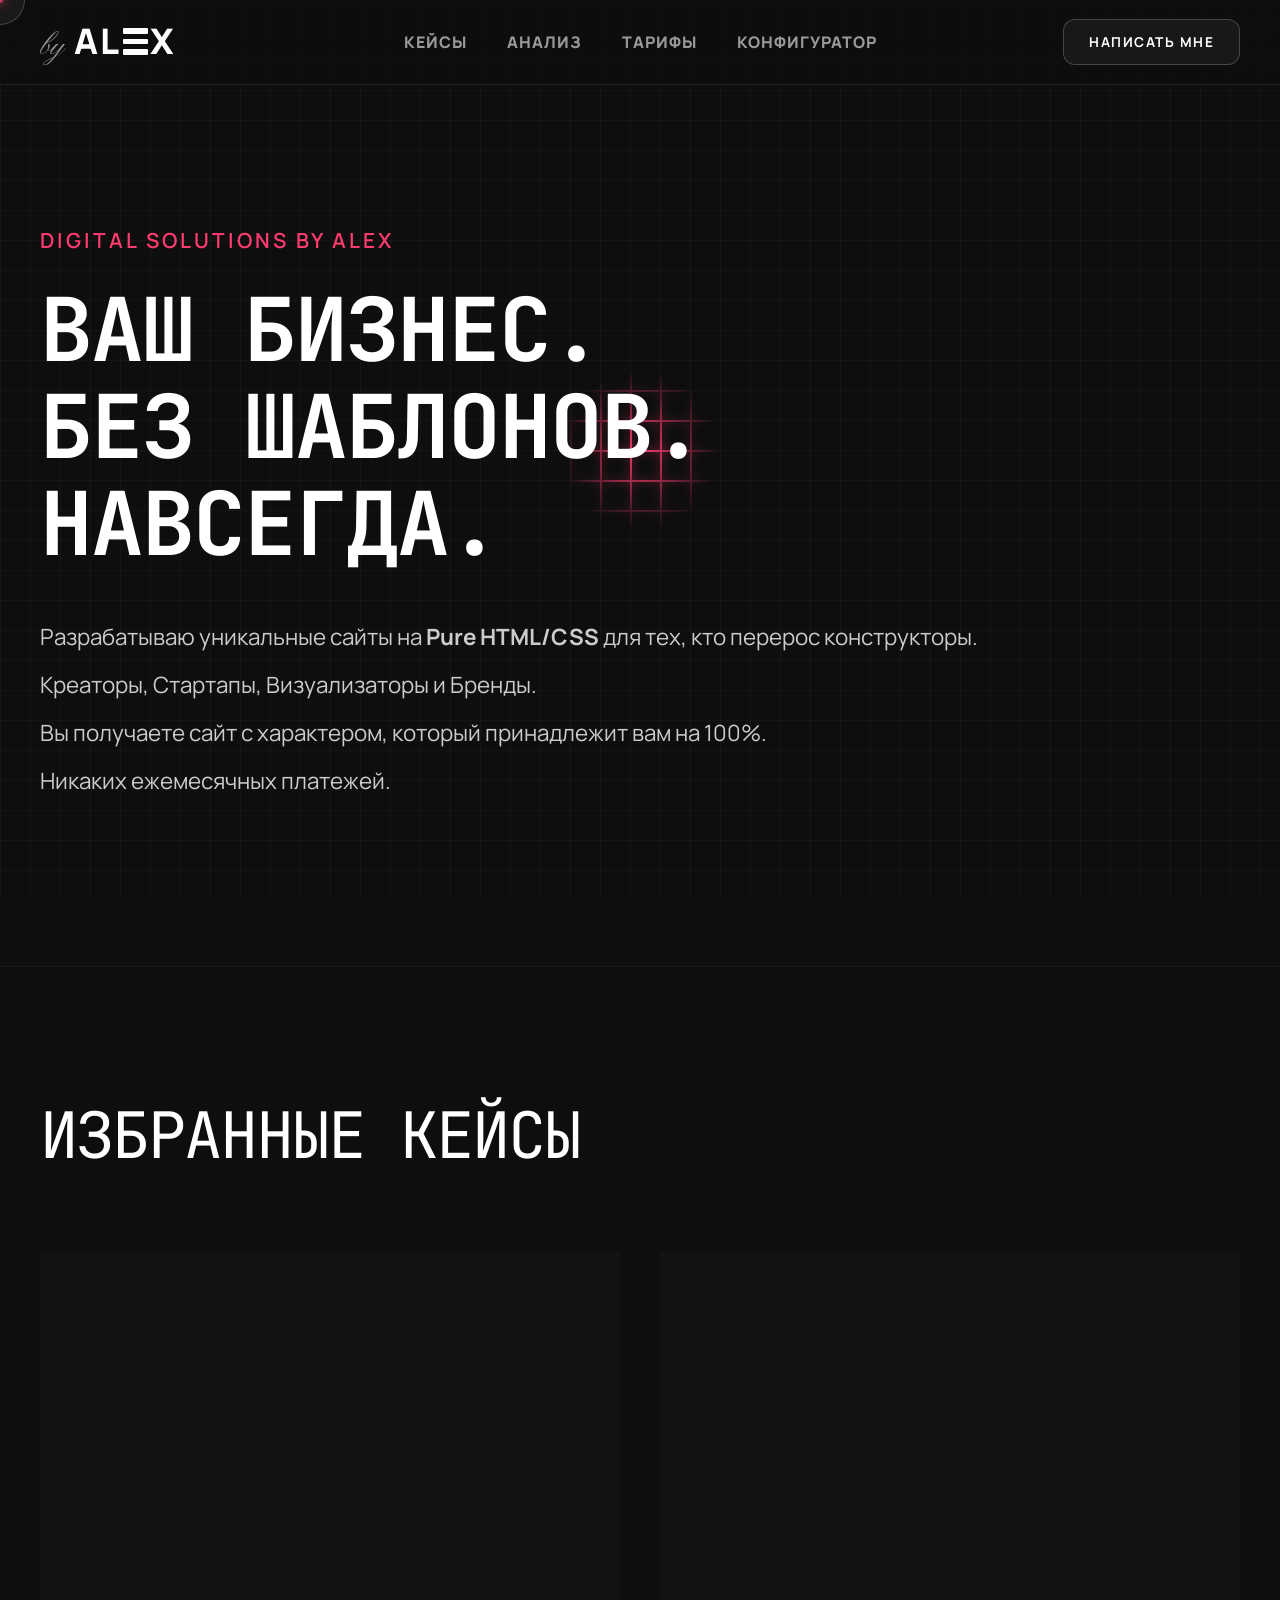
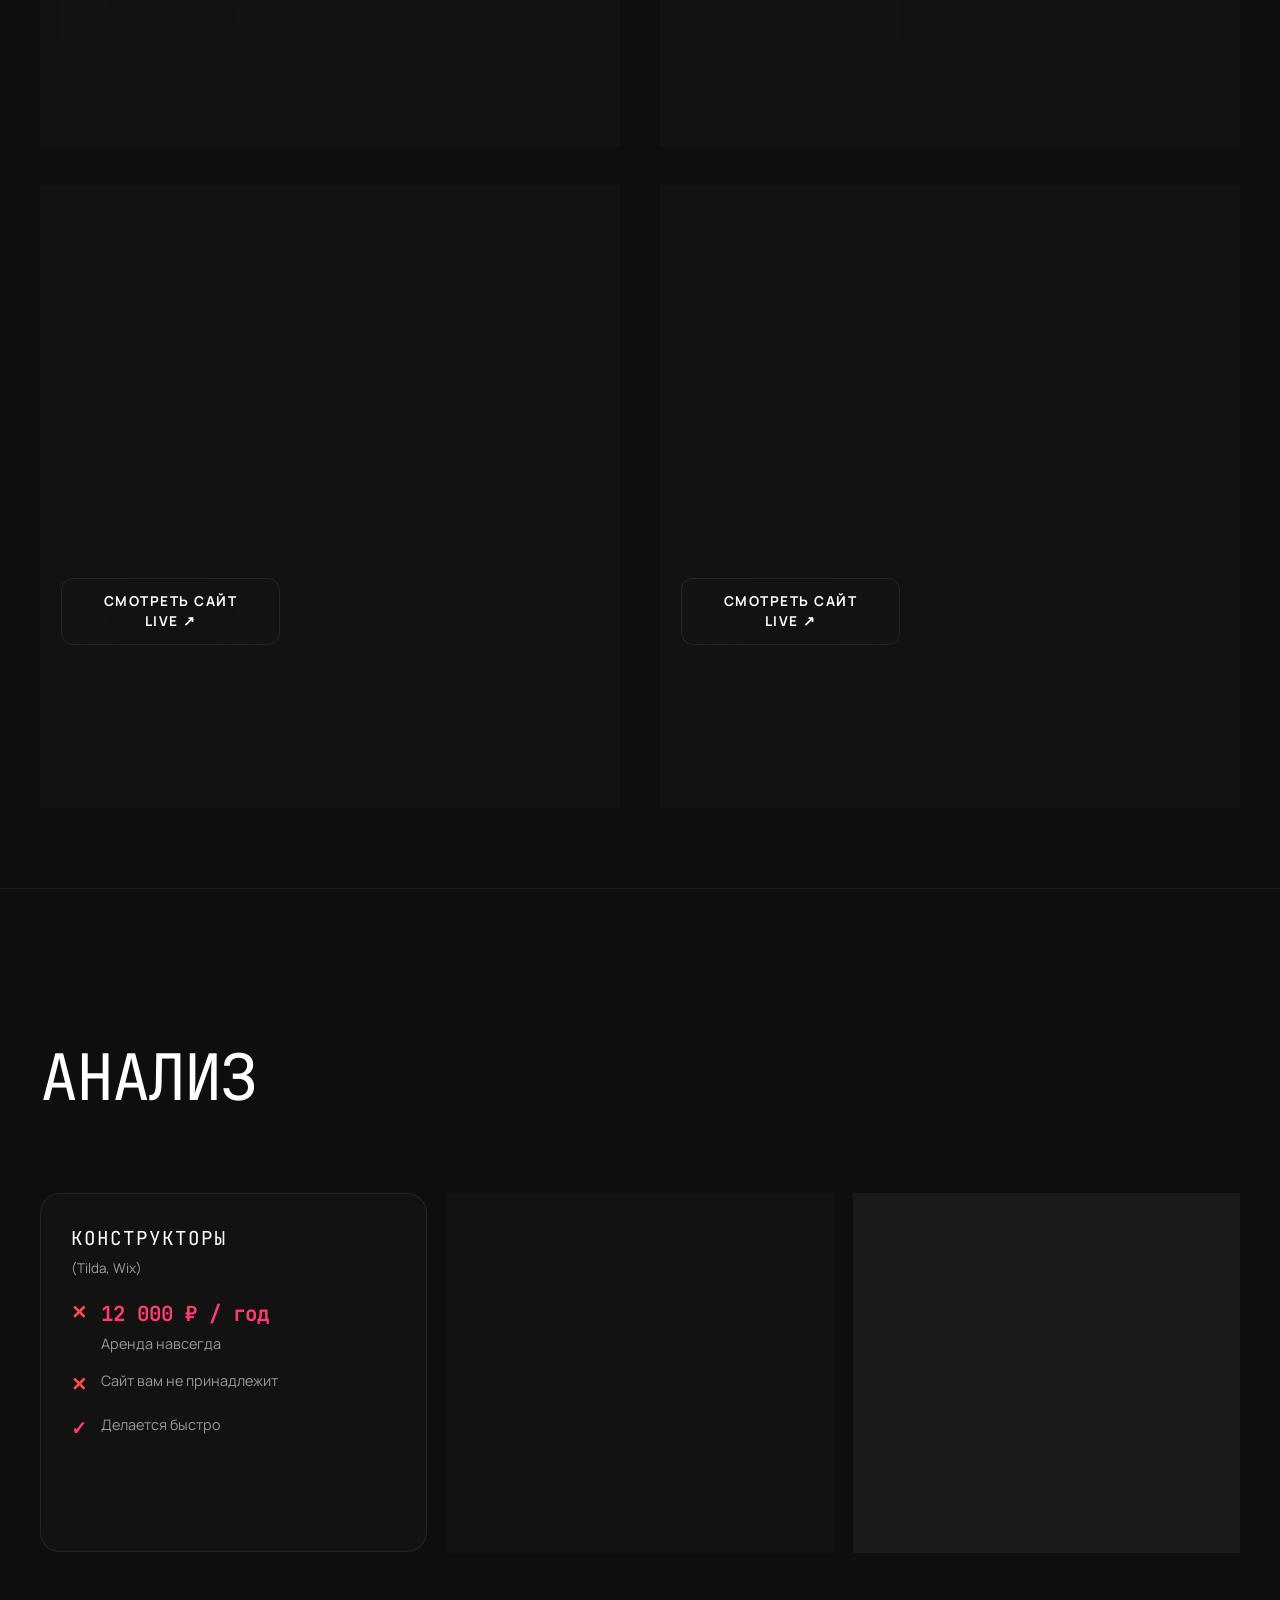
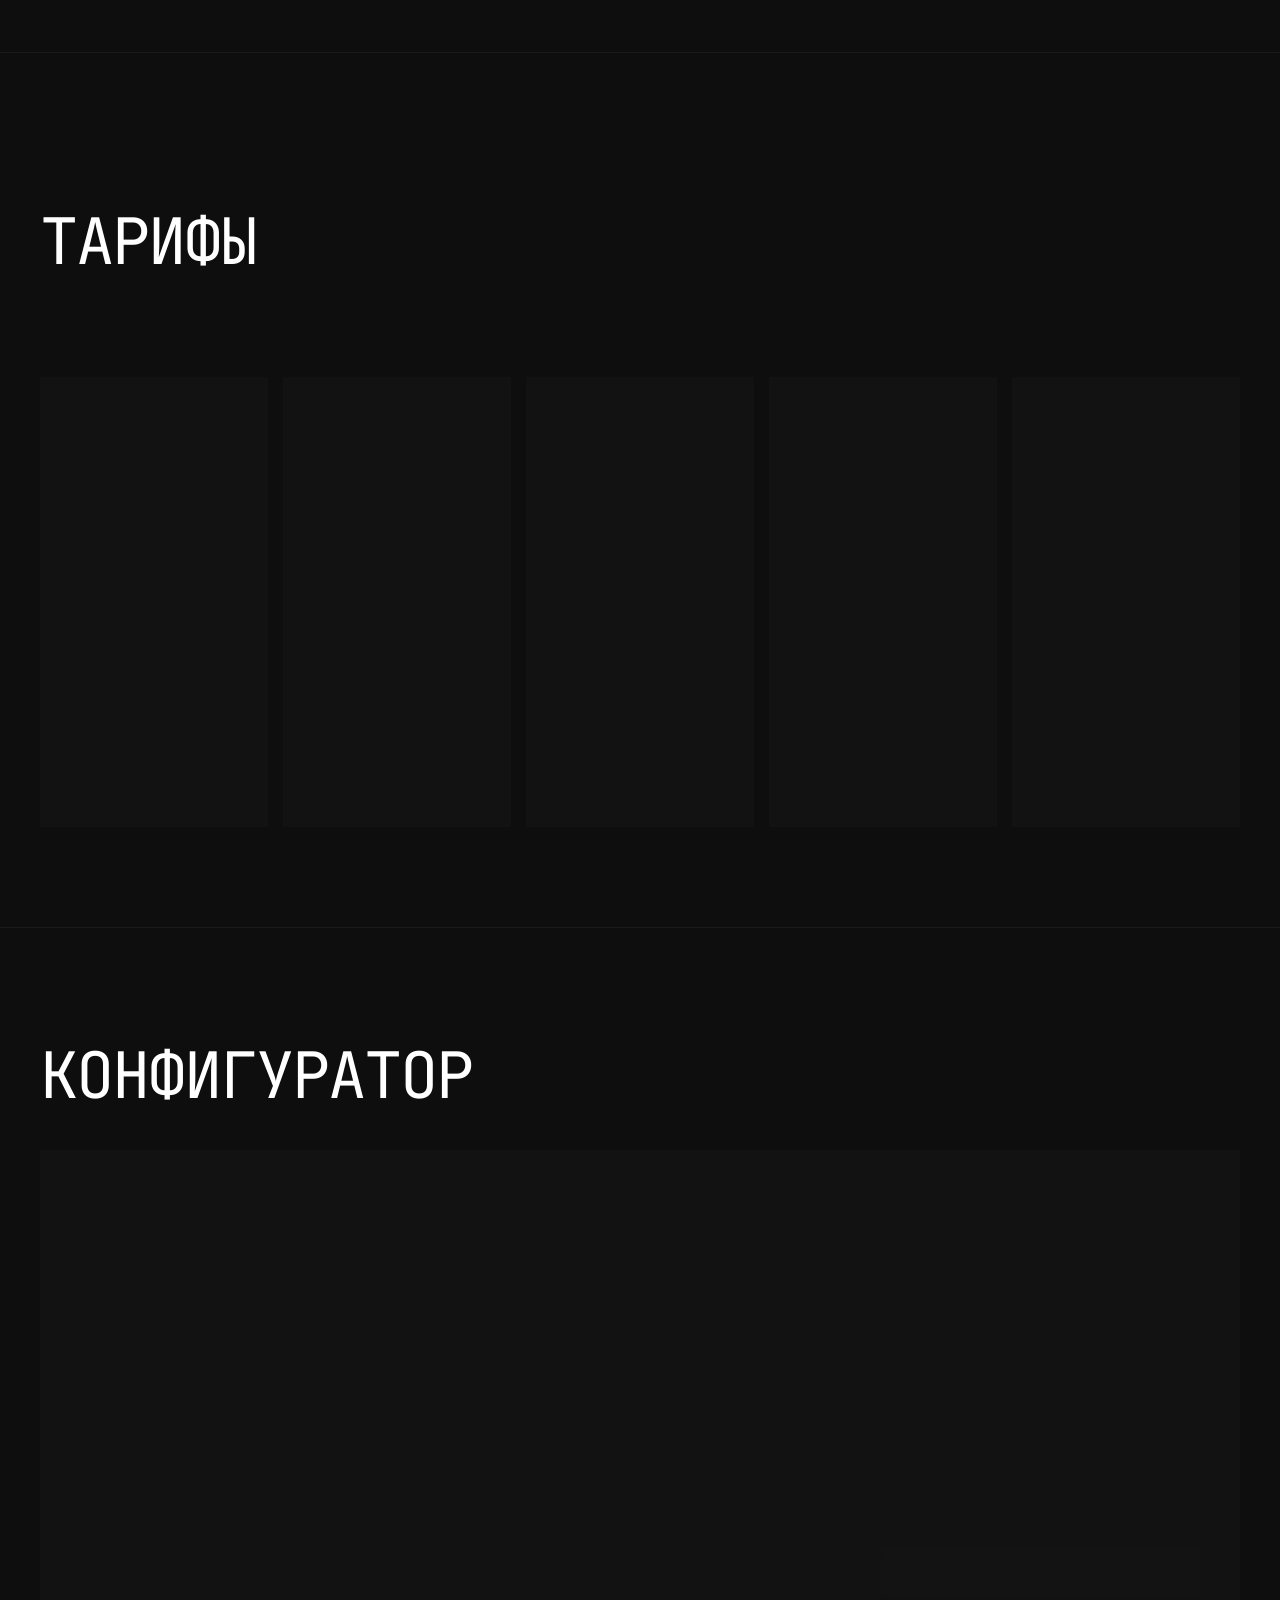
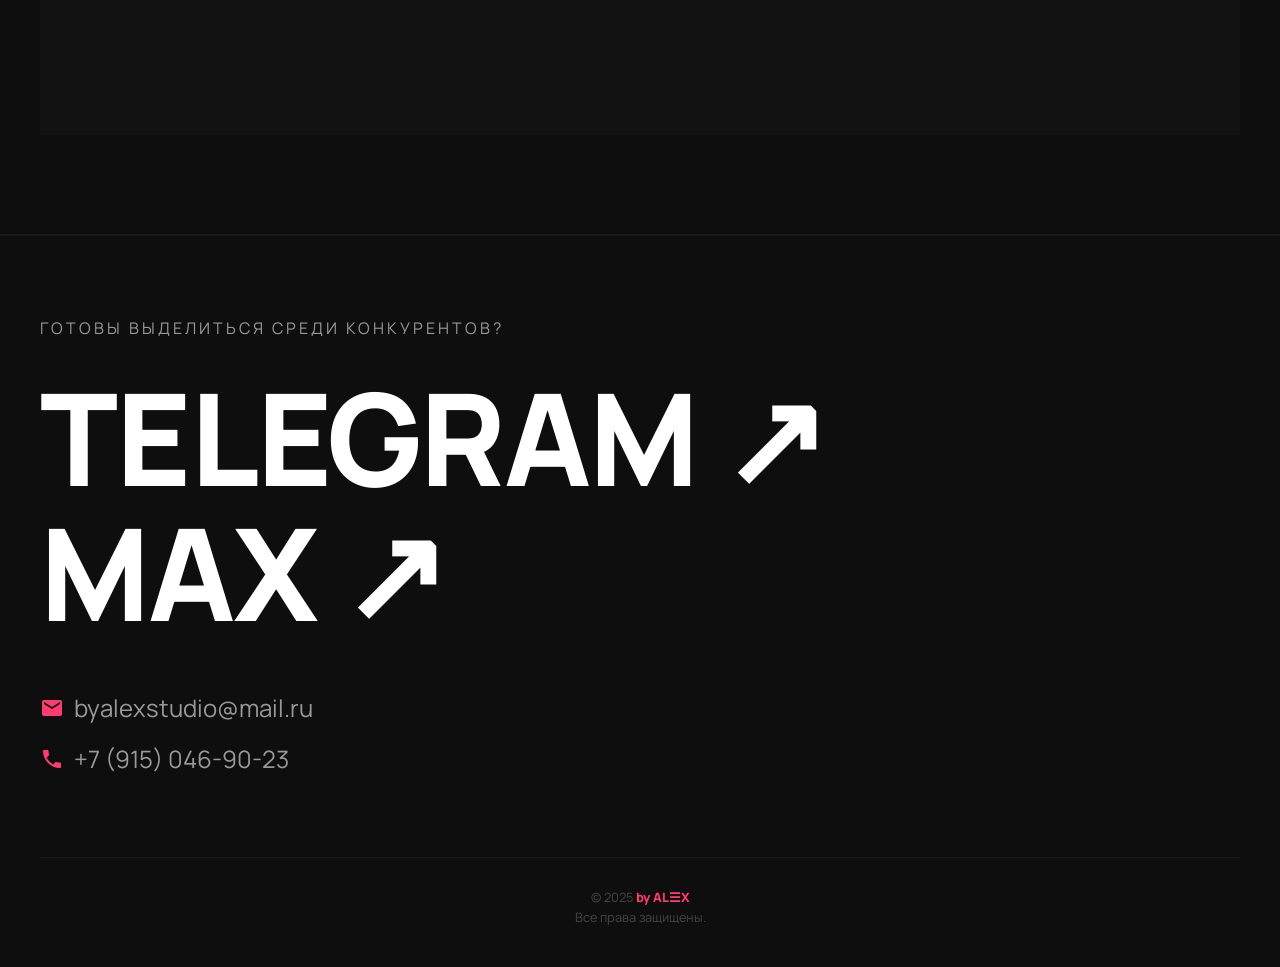
<file: index.html>
<!DOCTYPE html>
<html lang="ru">
<head>
    <meta charset="UTF-8">
    <meta name="viewport" content="width=device-width, initial-scale=1.0">
    <meta http-equiv="X-UA-Compatible" content="ie=edge">

    <title>Разработка сайтов на чистом коде | Digital Solutions by Alex</title>
    <meta name="description" content="Создаю быстрые и стильные сайты на Pure HTML/CSS/JS. Никаких конструкторов и абонентской платы. Индивидуальный дизайн, анимации и высокая скорость загрузки.">
    <meta name="author" content="Alex">
    <meta name="keywords" content="разработка сайтов, html css верстка, сайт на заказ, веб-разработчик, by-alex, сайт визитка, чистый код, frontend, портфолио">

    <meta property="og:type" content="website">
    <meta property="og:url" content="https://by-alex.ru/">
    <meta property="og:title" content="Digital Solutions by Alex — Ваш бизнес. Без шаблонов.">
    <meta property="og:description" content="Превращаю идеи в работающий код. Сайты, сервисы, автоматизация.">
    <meta property="og:image" content="https://by-alex.ru/og-image.jpg">
    <meta property="og:site_name" content="by-alex.ru">

    <meta name="twitter:card" content="summary_large_image">
    <meta name="twitter:url" content="https://by-alex.ru/">
    <meta name="twitter:title" content="Digital Solutions by Alex">
    <meta name="twitter:description" content="Сайты на чистом коде.">
    <meta name="twitter:image" content="https://by-alex.ru/og-image.jpg">

    <link rel="icon" type="image/svg+xml" href="favicon.svg">
    <link rel="icon" type="image/png" href="favicon-96x96.png" sizes="96x96">
    <link rel="shortcut icon" href="favicon.ico">
    <link rel="apple-touch-icon" sizes="180x180" href="apple-touch-icon.png">
    <meta name="apple-mobile-web-app-title" content="by-alex">
    <link rel="manifest" href="site.webmanifest">

    <link rel="preconnect" href="https://fonts.googleapis.com">
    <link rel="preconnect" href="https://fonts.gstatic.com" crossorigin>
    <link href="https://fonts.googleapis.com/css2?family=Manrope:wght@300;400;500;700;800&family=Pinyon+Script&family=JetBrains+Mono:wght@400;700;800&display=swap" rel="stylesheet">

    <style>
        /* --- 1. ГЛОБАЛЬНЫЕ НАСТРОЙКИ --- */
        :root {
            --bg-main: #0e0e0e; 
            --text-main: #ededed;
            --text-muted: #999;
            --accent: #ff3b6f; 
            --radius-card: 20px; 
            --radius-btn: 12px;
            --grid-size: 30px; 
        }

        *, *::before, *::after { box-sizing: border-box; }

        html { scroll-behavior: smooth; cursor: none; }
        
        @media (pointer: coarse) { 
            html { cursor: auto; } 
            .cursor-dot, .cursor-outline { display: none !important; }
        }

        body {
            margin: 0; padding: 0;
            background-color: var(--bg-main);
            color: var(--text-main);
            font-family: 'Manrope', sans-serif;
            overflow-x: hidden;
            position: relative;
            line-height: 1.5;
            -webkit-font-smoothing: antialiased;
        }
        
        body.loading { overflow: hidden; height: 100vh; }

        a { text-decoration: none; color: inherit; transition: 0.3s; cursor: none; outline: none; -webkit-tap-highlight-color: transparent; }
        button { cursor: none; -webkit-tap-highlight-color: transparent;}

        /* --- 2. PRELOADER --- */
        #preloader {
            position: fixed; top: 0; left: 0; width: 100%; height: 100%;
            background-color: #000;
            z-index: 99999;
            display: flex; align-items: center; justify-content: center;
            font-family: 'JetBrains Mono', monospace;
            color: var(--accent);
            padding: 20px;
            transition: opacity 0.5s ease, visibility 0.5s ease;
        }
        #preloader.loaded { opacity: 0; visibility: hidden; }
        
        .terminal-container { width: 100%; max-width: 900px; text-align: left; }
        .terminal-line { 
            display: block; margin-bottom: 5px; opacity: 0; 
            animation: fadeInLine 0.05s forwards; 
            color: #fff; font-size: clamp(1rem, 4vw, 2rem);
            font-weight: 700; letter-spacing: -1px;
            word-wrap: break-word;
        }
        .terminal-line.accent { color: var(--accent); }
        @keyframes fadeInLine { to { opacity: 1; } }

        /* --- 3. СЕТКА И ФОН --- */
        .grid-container {
            position: fixed; top: 0; left: 0; width: 100%; height: 100%;
            z-index: -10; pointer-events: none;
        }

        .grid-base {
            position: absolute; top: 0; left: 0; width: 100%; height: 100%;
            background-image: 
                linear-gradient(rgba(255, 255, 255, 0.03) 1px, transparent 1px),
                linear-gradient(90deg, rgba(255, 255, 255, 0.03) 1px, transparent 1px);
            background-size: var(--grid-size) var(--grid-size);
        }

        .grid-glow {
            position: absolute; top: 0; left: 0; width: 100%; height: 100%;
            background-image: 
                linear-gradient(rgba(255, 59, 111, 1) 2px, transparent 2px),
                linear-gradient(90deg, rgba(255, 59, 111, 1) 2px, transparent 2px);
            background-size: var(--grid-size) var(--grid-size);
            mask-image: radial-gradient(circle 80px at var(--mouse-x, 50%) var(--mouse-y, 50%), black 0%, transparent 100%);
            -webkit-mask-image: radial-gradient(circle 80px at var(--mouse-x, 50%) var(--mouse-y, 50%), black 0%, transparent 100%);
            filter: drop-shadow(0 0 5px rgba(255, 59, 111, 0.8));
            opacity: 1;
        }

        /* --- 4. КУРСОР --- */
        .cursor-dot, .cursor-outline {
            position: fixed; top: 0; left: 0;
            transform: translate(-50%, -50%);
            border-radius: 50%; z-index: 9999;
            pointer-events: none;
        }
        .cursor-dot { width: 6px; height: 6px; background-color: var(--accent); box-shadow: 0 0 10px var(--accent); }
        .cursor-outline {
            width: 50px; height: 50px;
            background-color: rgba(255, 255, 255, 0.05); 
            backdrop-filter: blur(5px); -webkit-backdrop-filter: blur(5px);
            border: 1px solid rgba(255, 255, 255, 0.2); 
            transition: width 0.2s, height 0.2s, background-color 0.2s;
        }
        body.hovering .cursor-outline {
            width: 80px; height: 80px;
            background-color: rgba(255, 59, 111, 0.1);
            border-color: var(--accent);
            backdrop-filter: blur(8px);
        }

        /* --- 5. ХЕДЕР --- */
        header {
            padding: 15px 40px; 
            display: flex; justify-content: space-between; align-items: center;
            border-bottom: 1px solid rgba(255,255,255,0.1);
            position: sticky; top: 0; 
            background-color: rgba(14, 14, 14, 0.6); 
            backdrop-filter: blur(20px); -webkit-backdrop-filter: blur(20px);
            z-index: 100;
        }

        .brand-logo { display: flex; align-items: baseline; gap: 10px; transition: transform 0.3s ease; text-decoration: none;}
        .brand-logo:hover { transform: scale(1.05); }
        .brand-logo:hover .brand-name { color: var(--accent); }
        .brand-by { font-family: 'Pinyon Script', cursive; font-size: 1.8rem; color: var(--text-muted); text-transform: lowercase; }
        .brand-name { font-weight: 800; font-size: 2.2rem; letter-spacing: 2px; color: white; display: flex; align-items: center; }
        .burger-in-text { display: inline-flex; flex-direction: column; justify-content: space-between; width: 0.7em; height: 0.75em; margin: 0 2px; }
        .burger-line { width: 100%; height: 22%; background-color: white; border-radius: 1px; }

        .nav-menu { 
            display: flex; gap: 40px; 
            position: absolute; left: 50%; transform: translateX(-50%); 
        }
        .nav-link {
            font-size: 1rem; text-transform: uppercase; letter-spacing: 1px; 
            color: var(--text-muted); font-weight: 800; position: relative;
        }
        .nav-link:hover { color: white; }
        .nav-link::after {
            content: ''; position: absolute; width: 0; height: 2px; bottom: -5px; left: 0;
            background-color: var(--accent); transition: width 0.3s;
        }
        .nav-link:hover::after { width: 100%; }

        /* --- ПЛАШКИ --- */
        .glass-panel {
            position: relative;
            z-index: 10;
            background-color: rgba(20, 20, 20, 0.7); 
            backdrop-filter: blur(60px); -webkit-backdrop-filter: blur(60px);
            border: 1px solid rgba(255, 255, 255, 0.08);
            transform-style: preserve-3d;
            transform: perspective(1000px);
            transition: all 0.4s cubic-bezier(0.25, 0.8, 0.25, 1);
            overflow: hidden; 
        }

        .glass-panel::before {
            content: ""; position: absolute; top: 0; left: 0; right: 0; bottom: 0;
            border-radius: inherit; padding: 1px; width: 100%; height: 100%;
            background: radial-gradient(300px circle at var(--card-x, 50%) var(--card-y, 50%), rgba(255, 59, 111, 0.6), transparent 40%);
            -webkit-mask: linear-gradient(#fff 0 0) content-box, linear-gradient(#fff 0 0);
            -webkit-mask-composite: xor; mask-composite: exclude;
            z-index: 2; opacity: 0; transition: opacity 0.3s; pointer-events: none;
        }
        .glass-panel:hover::before, .glass-panel.mobile-hover::before { opacity: 1; }

        .glass-panel::after {
            content: ""; position: absolute; inset: 0; z-index: -2; 
            background: radial-gradient(circle at center, rgba(255, 59, 111, 0.4) 0%, transparent 70%);
            opacity: 0; border-radius: inherit; transition: all 0.4s ease; transform: scale(0.8);
        }
        .glass-panel:hover, .glass-panel.mobile-hover {
            transform: translateY(-8px) scale(1.01);
            box-shadow: 0 30px 60px rgba(0,0,0,0.7);
            border-color: rgba(255, 59, 111, 0.3);
        }
        .glass-panel:hover::after, .glass-panel.mobile-hover::after { opacity: 1; transform: scale(1.1) translateY(10px); }

        /* --- ГЛИТЧ --- */
        .glitch-effect {
            position: relative;
            text-shadow: 4px 0 rgba(255, 0, 80, 0.8), -4px 0 rgba(0, 255, 255, 0.8);
            animation: glitch-anim-max 0.2s infinite linear alternate-reverse;
        }
        .glitch-effect, .glitch-effect * { color: var(--accent) !important; }

        @keyframes glitch-anim-max {
            0% { transform: translate(0) skew(0deg); opacity: 1; }
            20% { transform: translate(-5px, 3px) skew(3deg); opacity: 0.9; }
            40% { transform: translate(5px, -3px) skew(-3deg); opacity: 0.8; filter: hue-rotate(90deg); }
            60% { transform: translate(-7px, 2px) skew(1deg); opacity: 1; }
            80% { transform: translate(3px, 5px) skew(-2deg); opacity: 0.9; filter: hue-rotate(-90deg);}
            100% { transform: translate(0) skew(0deg); opacity: 1; }
        }

        /* --- КНОПКИ --- */
        .cta-btn, .case-btn-full {
            display: inline-block; text-align: center; white-space: normal; 
            word-wrap: break-word; overflow-wrap: break-word;
            width: fit-content; max-width: 100%;
            padding: 12px 25px; font-size: 0.85rem; text-transform: uppercase; font-weight: 700; letter-spacing: 1.5px;
            color: #fff; border-radius: var(--radius-btn);
            transition: all 0.3s cubic-bezier(0.25, 0.8, 0.25, 1);
        }
        .case-btn-full { width: 100%; margin-top: 20px; }
        
        .cta-btn:hover, .case-btn-full:hover, .cta-btn.mobile-hover, .case-btn-full.mobile-hover { 
            background-color: rgba(255, 59, 111, 0.2); color: white; transform: translateY(-3px);
        }
        .cta-btn:active, .case-btn-full:active {
            transform: translateY(2px) !important; background-color: rgba(255, 59, 111, 0.3); box-shadow: 0 2px 10px rgba(0,0,0,0.5); transition: all 0.1s;
        }
        header .cta-btn { background-color: rgba(255,255,255,0.05); border-color: rgba(255,255,255,0.2); }

        /* --- ТИПОГРАФИКА --- */
        h1 { 
            font-size: clamp(2.5rem, 8vw, 5.5rem); line-height: 1.1; margin: 0 0 30px 0; color: white; text-transform: uppercase;
            font-family: 'JetBrains Mono', monospace; letter-spacing: -2px; display: inline-block; cursor: none; 
        }
        h2 { 
            font-family: 'JetBrains Mono', monospace; font-size: clamp(2rem, 6vw, 4rem); 
            line-height: 1.1; letter-spacing: -2px; margin-bottom: 40px; color: white; text-transform: uppercase; font-weight: 400;
            display: inline-block; cursor: none; transition: transform 0.4s ease-out;
        }
        h2:hover { transform: scale(1.02); color: var(--accent); }
        p { font-size: 1rem; line-height: 1.7; color: var(--text-muted); }

        .fade-in-section { opacity: 0; transform: translateY(20px); transition: opacity 0.8s ease-out, transform 0.8s ease-out; will-change: opacity, transform; }
        .fade-in-section.is-visible { opacity: 1; transform: none; }

        /* --- СЕКЦИИ --- */
        section { padding: 100px 40px; border-bottom: 1px solid rgba(255,255,255,0.05); z-index: 5; position: relative;}
        .hero { padding-top: 140px; padding-bottom: 140px; background: transparent; position: relative; display: flex; flex-direction: column; }
        
        .hero-subtitle { display: block; width: 100%; color: var(--accent); font-size: 1.3rem; text-transform: uppercase; letter-spacing: 3px; margin-bottom: 25px; font-weight: 600; }
        .hero-text-block span { display: block; font-size: 1.4rem; margin-bottom: 10px; color: #ccc; }

        /* Фоновая картинка */
        .global-phantom-img {
            position: fixed; top: 50%; left: 50%; transform: translate(-50%, -50%);
            width: 80vw; height: 80vh; object-fit: contain; opacity: 0; pointer-events: none; z-index: -2;
            mix-blend-mode: screen; filter: grayscale(100%) sepia(100%) hue-rotate(290deg) saturate(300%) drop-shadow(0 0 15px var(--accent));
        }
        @keyframes phantom-zoom-vanish {
            0% { opacity: 0.8; transform: translate(-50%, -50%) scale(0.9); filter: grayscale(100%) sepia(100%) hue-rotate(290deg) saturate(500%) brightness(1.5) drop-shadow(0 0 50px var(--accent)); }
            100% { opacity: 0; transform: translate(-50%, -50%) scale(3); filter: grayscale(100%) sepia(100%) hue-rotate(290deg) saturate(300%) drop-shadow(0 0 15px var(--accent)); }
        }
        .global-phantom-img.active { animation: phantom-zoom-vanish 0.4s cubic-bezier(0.165, 0.84, 0.44, 1) forwards; }

        /* --- КЕЙСЫ --- */
        .cases { padding: 80px 40px; }
        .cases-grid-container { display: grid; grid-template-columns: 1fr 1fr; gap: 40px; margin-top: 40px; }
        .case-card { display: grid; grid-template-columns: 45% 55%; border-radius: var(--radius-card); }
        .case-left-col { border-right: 1px solid rgba(255,255,255,0.05); display: flex; flex-direction: column; background: rgba(0,0,0,0.3); }
        .case-visual-wrapper { padding: 20px; display: flex; justify-content: center; align-items: center; border-bottom: 1px solid rgba(255,255,255,0.05); }
        .browser-window { width: 100%; background: #000; border: 1px solid rgba(255,255,255,0.15); border-radius: 8px; box-shadow: 0 10px 30px rgba(0,0,0,0.5); overflow: hidden; }
        .browser-header { height: 18px; background: #222; border-bottom: 1px solid rgba(255,255,255,0.1); display: flex; align-items: center; padding-left: 8px; gap: 5px; }
        .browser-dot { width: 4px; height: 4px; border-radius: 50%; background: #444; }
        .dot-red { background: #ff5f56; } .dot-yellow { background: #ffbd2e; } .dot-green { background: #27c93f; }
        .case-image { width: 100%; aspect-ratio: 16/8; background-size: cover; background-position: top center; display: block; }
        .case-meta { padding: 20px; display: flex; flex-direction: column; justify-content: center; flex-grow: 1; }
        .tech-specs { display: grid; grid-template-columns: 1fr 1fr; gap: 15px; }
        .spec-item { display: flex; flex-direction: column; gap: 2px; }
        .spec-label { font-size: 0.55rem; color: #aaa; text-transform: uppercase; letter-spacing: 1px; margin-bottom: 3px; }
        .scramble-num { font-size: 0.9rem; color: white; font-weight: 600; font-family: 'JetBrains Mono', monospace; } 
        .case-right-col { padding: 25px; display: flex; flex-direction: column; }
        .case-tag { font-size: 0.65rem; text-transform: uppercase; letter-spacing: 2px; color: var(--accent); margin-bottom: 5px; font-weight: 600; opacity: 0.8;}
        .case-title { font-size: 1.8rem; margin-bottom: 15px; color: white; line-height: 1.1; font-family: 'JetBrains Mono', monospace;}
        .story-block { margin-bottom: 15px; }
        .story-label { font-size: 0.7rem; color: white; font-weight: 700; text-transform: uppercase; margin-bottom: 5px; border-left: 2px solid var(--accent); padding-left: 8px; }
        .story-text { font-size: 0.9rem; color: #ccc; line-height: 1.4; }
        .story-list { margin: 5px 0 0 0; padding: 0; }
        .story-list li { font-size: 0.9rem; color: #ccc; padding-left: 12px; margin-bottom: 3px; position: relative; list-style: none;}
        .story-list li::before { content: "•"; position: absolute; left: 0; color: var(--accent); top: 0px;}
        
        .comparison-grid { display: grid; grid-template-columns: repeat(3, 1fr); gap: 20px; margin-top: 40px; border: none; }
        .comp-item { padding: 30px; display: flex; flex-direction: column; border-radius: var(--radius-card); }
        .comp-item.winner { border-color: rgba(255, 59, 111, 0.5); background-color: rgba(30, 30, 30, 0.8); }
        .comp-title { font-size: 1.2rem; margin-bottom: 20px; color: white; text-transform: uppercase; letter-spacing: 1px; min-height: 40px; font-family: 'JetBrains Mono';}
        .comp-title span { font-size: 0.7em; opacity: 0.6; display: block; margin-top: 5px; text-transform: none; letter-spacing: 0; font-family: 'Manrope';}
        .comp-logo-wrapper { display: flex; align-items: baseline; gap: 10px; margin-bottom: 5px; }
        .comp-logo-wrapper .brand-by { font-family: 'Pinyon Script', cursive; font-size: 1.5rem; color: var(--text-muted); text-transform: lowercase; }
        .comp-logo-wrapper .brand-name { font-weight: 800; font-size: 1.8rem; letter-spacing: 2px; color: white; display: flex; align-items: center; }
        .comp-list { padding: 0; margin: 0; list-style: none;}
        .comp-list li { margin-bottom: 15px; font-size: 0.9rem; color: var(--text-muted); gap: 10px; display: flex; align-items: flex-start;}
        .price-highlight { display: block; font-size: 1.3rem; color: var(--accent); font-weight: 700; margin-bottom: 4px; font-family: 'JetBrains Mono';}
        .good { color: var(--accent); font-weight: bold; min-width: 20px; font-size: 1.2rem;}
        .bad { color: #ff4d4d; font-weight: bold; min-width: 20px; font-size: 1.2rem;}
        .neutral { color: #aaa; font-weight: bold; min-width: 20px; font-size: 1.2rem;}

        .pricing-grid { display: grid; grid-template-columns: repeat(5, 1fr); gap: 15px; margin-top: 60px; border: none; }
        .price-card { padding: 30px 20px; border-radius: var(--radius-card); display: flex; flex-direction: column; min-height: 450px; justify-content: space-between; }
        .price-amount { font-size: 2.5rem; color: var(--accent); font-weight: 700; margin: 10px 0 20px 0; font-family: 'JetBrains Mono'; white-space: nowrap; }
        .price-name { font-size: 1rem; color: #fff; text-transform: uppercase; letter-spacing: 1px; font-weight: 800; min-height: 30px;}
        .price-list { padding: 0; margin: 0; list-style: none; }
        .price-list li { font-size: 0.85rem; color: #ccc; margin-bottom: 10px; position: relative; padding-left: 15px; line-height: 1.3; }
        .price-list li::before { content: "›"; position: absolute; left: 0; color: var(--accent); font-weight: bold; top: -1px; }

        /* --- КАЛЬКУЛЯТОР --- */
        #calculator { padding-top: 60px; padding-bottom: 100px; }
        .calc-wrapper {
            background-color: rgba(20, 20, 20, 0.7); 
            backdrop-filter: blur(60px); -webkit-backdrop-filter: blur(60px);
            border: 1px solid rgba(255, 255, 255, 0.08);
            border-radius: var(--radius-card);
            padding: 40px;
            display: grid; grid-template-columns: 2fr 1fr; gap: 40px;
        }
        .calc-left h3 { font-size: 1.5rem; margin-top: 0; margin-bottom: 25px; color: white; font-family: 'JetBrains Mono'; text-transform: uppercase; }
        .calc-group { margin-bottom: 30px; }
        .calc-label { display: block; font-size: 0.9rem; color: var(--text-muted); margin-bottom: 15px; text-transform: uppercase; letter-spacing: 1px; font-weight: 700; }
        
        .calc-options-grid { display: grid; grid-template-columns: repeat(auto-fit, minmax(140px, 1fr)); gap: 15px; }
        
        /* КНОПКИ КАЛЬКУЛЯТОРА */
        .calc-option {
            padding: 20px; border: 1px solid rgba(255,255,255,0.1); border-radius: 12px;
            cursor: pointer; 
            transition: all 0.3s cubic-bezier(0.25, 0.8, 0.25, 1); 
            background: rgba(255,255,255,0.02);
            text-align: center; font-weight: 600; color: #ccc;
            position: relative; overflow: hidden;
        }
        .calc-option:hover, .calc-option.mobile-hover { 
            background: rgba(255,255,255,0.05); border-color: rgba(255,255,255,0.3); 
            transform: translateY(-3px); box-shadow: 0 5px 15px rgba(0,0,0,0.3);
        }
        .calc-option:active { transform: translateY(2px); box-shadow: 0 2px 5px rgba(0,0,0,0.3); }
        .calc-option::before {
            content: ""; position: absolute; top: 0; left: 0; width: 100%; height: 100%;
            background: radial-gradient(150px circle at var(--card-x, 50%) var(--card-y, 50%), rgba(255, 59, 111, 0.3), transparent 100%);
            opacity: 0; transition: opacity 0.3s; pointer-events: none;
        }
        .calc-option:hover::before, .calc-option.mobile-hover::before { opacity: 1; }
        
        .calc-option.selected { 
            border-color: var(--accent); color: white; 
            background: rgba(255, 59, 111, 0.1);
            box-shadow: 0 0 15px rgba(255, 59, 111, 0.2);
            transform: translateY(0);
        }
        .calc-option.disabled { opacity: 0.4; pointer-events: none; filter: grayscale(100%); }

        .calc-option-name { display: block; font-size: 1rem; margin-bottom: 5px; }
        .calc-option-price { font-size: 0.8rem; opacity: 0.7; font-family: 'JetBrains Mono'; }

        .calc-right {
            display: flex; flex-direction: column; justify-content: center; align-items: center;
            border-left: 1px solid rgba(255,255,255,0.1); padding-left: 40px;
        }
        .total-label { font-size: 1rem; color: #777; text-transform: uppercase; letter-spacing: 2px; margin-bottom: 10px; }
        .total-price { 
            font-size: 3.5rem; color: var(--accent); font-weight: 800; 
            font-family: 'JetBrains Mono'; text-shadow: 0 0 20px rgba(255, 59, 111, 0.4);
            margin-bottom: 20px;
        }

        /* STYLES FOR INPUT FIELDS */
        .calc-input {
            width: 100%;
            padding: 12px 15px;
            margin-bottom: 10px;
            background: rgba(255, 255, 255, 0.05);
            border: 1px solid rgba(255, 255, 255, 0.1);
            border-radius: 8px;
            color: white;
            font-family: 'Manrope', sans-serif;
            font-size: 0.9rem;
            outline: none;
            transition: 0.3s;
        }
        .calc-input::placeholder {
            color: rgba(255, 255, 255, 0.4);
        }
        .calc-input:focus {
            border-color: var(--accent);
            background: rgba(255, 255, 255, 0.1);
            box-shadow: 0 0 10px rgba(255, 59, 111, 0.2);
        }
        
        footer { padding: 80px 40px 40px 40px; border-top: 1px solid rgba(255,255,255,0.05); background: transparent; }
        .footer-cta { font-size: 1rem; color: var(--text-muted); text-transform: uppercase; letter-spacing: 3px; margin-bottom: 40px; }
        .footer-links-primary { display: flex; flex-direction: column; gap: 20px; margin-bottom: 60px; }
        .big-contact { font-size: clamp(3rem, 10vw, 8rem); font-weight: 800; color: white; text-transform: uppercase; letter-spacing: -2px; transition: 0.3s; width: fit-content; line-height: 0.9; }
        .big-contact:hover { opacity: 1; transform: translateX(20px); color: var(--accent); text-shadow: 0 0 30px rgba(255, 59, 111, 0.4); }
        .footer-links-secondary { display: flex; flex-direction: column; gap: 15px; }
        .medium-contact { font-size: 1.5rem; color: var(--text-muted); font-weight: 400; text-decoration: none; transition: 0.3s; display: flex; align-items: center; gap: 10px; }
        .medium-contact:hover { color: white; padding-left: 10px; }
        .contact-icon-svg { width: 24px; height: 24px; fill: var(--accent); flex-shrink: 0; }
        
        /* Исправленный футер: Центрирование */
        .footer-bottom { 
            margin-top: 80px; 
            font-size: 0.8rem; 
            color: #444; 
            display: flex; 
            justify-content: center; /* Центр по горизонтали */
            align-items: center;
            flex-direction: column; 
            text-align: center; /* Центр текста */
            gap: 20px; 
            border-top: 1px solid rgba(255,255,255,0.05); 
            padding-top: 30px; 
        }
        
        .copyright-link {
            text-decoration: none;
            color: inherit;
            transition: 0.3s;
        }
        
        .copyright-link:hover {
            color: white;
        }

        .highlight-brand {
            color: var(--accent);
            font-weight: 800;
        }

        @media (max-width: 1200px) {
            .pricing-grid { grid-template-columns: repeat(2, 1fr); }
            .price-card { min-height: auto; }
        }

        @media (max-width: 900px) {
            header { display: grid; grid-template-columns: 1fr auto; grid-template-rows: auto auto; gap: 15px; padding: 15px 20px; }
            .brand-logo { grid-column: 1; justify-self: start; }
            .brand-name { font-size: 1.6rem; }
            header .cta-btn { grid-column: 2; justify-self: end; margin: 0; padding: 10px 15px; font-size: 0.8rem; }
            .nav-menu { grid-column: 1 / -1; grid-row: 2; position: static; transform: none; display: flex; justify-content: space-between; margin: 0; gap: 5px; border-top: 1px solid rgba(255,255,255,0.05); padding-top: 10px; }
            .nav-link { font-size: 0.85rem; letter-spacing: 0.5px; }
            .cases-grid-container { grid-template-columns: 1fr; gap: 30px; }
            .case-card { grid-template-columns: 1fr; }
            .case-left-col { border-right: none; border-bottom: 1px solid rgba(255,255,255,0.05); }
            .comparison-grid { grid-template-columns: 1fr; }
            .global-phantom-img { width: 90vw; height: auto; }
            .case-btn-full { padding: 14px 20px; font-size: 0.85rem; }
            .calc-wrapper { grid-template-columns: 1fr; gap: 30px; padding: 25px; }
            .calc-right { border-left: none; border-top: 1px solid rgba(255,255,255,0.1); padding-left: 0; padding-top: 30px; }
        }

        @media (max-width: 768px) {
            section { padding: 60px 20px; }
            .cases { padding: 60px 20px; }
            .pricing-grid { grid-template-columns: 1fr; }
            .footer-bottom { flex-direction: column; align-items: center; } /* Центр на мобилках */
            .hero p { font-size: 1.1rem; }
        }
    </style>

    <script type="text/javascript">
       (function(m,e,t,r,i,k,a){
           m[i]=m[i]||function(){(m[i].a=m[i].a||[]).push(arguments)};
           m[i].l=1*new Date();
           for (var j = 0; j < document.scripts.length; j++) {if (document.scripts[j].src === r) { return; }}
           k=e.createElement(t),a=e.getElementsByTagName(t)[0],k.async=1,k.src=r,a.parentNode.insertBefore(k,a)
       })(window, document,'script','https://mc.yandex.ru/metrika/tag.js?id=105889895', 'ym');

       ym(105889895, 'init', {ssr:true, webvisor:true, clickmap:true, ecommerce:"dataLayer", accurateTrackBounce:true, trackLinks:true});
    </script>
    <noscript><div><img src="https://mc.yandex.ru/watch/105889895" style="position:absolute; left:-9999px;" alt="" /></div></noscript>
    </head>
<body class="loading">

    <div id="preloader">
        <div class="terminal-container" id="terminal"></div>
    </div>

    <div class="grid-container">
        <div class="grid-base"></div>
        <div class="grid-glow" id="gridGlow"></div>
    </div>

    <img src="glitch-art.png" class="global-phantom-img" alt="Абстрактный цифровой фон в стиле киберпанк">
    
    <div class="cursor-dot" data-cursor-dot></div>
    <div class="cursor-outline" data-cursor-outline></div>

    <header>
        <a href="#" class="brand-logo">
            <span class="brand-by">by</span>
            <span class="brand-name">AL<div class="burger-in-text"><div class="burger-line"></div><div class="burger-line"></div><div class="burger-line"></div></div>X</span>
        </a>
        <nav class="nav-menu">
            <a href="#cases" class="nav-link">Кейсы</a>
            <a href="#comparison" class="nav-link">Анализ</a>
            <a href="#pricing" class="nav-link">Тарифы</a>
            <a href="#calculator" class="nav-link">Конфигуратор</a>
        </nav>
        <a href="#contact" class="cta-btn glass-panel">Написать мне</a>
    </header>

    <section class="hero fade-in-section">
        <div class="hero-subtitle">Digital Solutions by Alex</div>
        <h1 class="hover-matrix glitch-target" data-value="ВАШ БИЗНЕС.
БЕЗ ШАБЛОНОВ.
НАВСЕГДА.">ВАШ БИЗНЕС.<br>БЕЗ ШАБЛОНОВ.<br>НАВСЕГДА.</h1>
        <p class="hero-text-block">
            <span>Разрабатываю уникальные сайты на <strong>Pure HTML/CSS</strong> для тех, кто перерос конструкторы.</span>
            <span>Креаторы, Стартапы, Визуализаторы и Бренды.</span>
            <span>Вы получаете сайт с характером, который принадлежит вам на 100%.</span>
            <span>Никаких ежемесячных платежей.</span>
        </p>
    </section>

    <section class="cases fade-in-section" id="cases">
        <h2 class="hover-matrix glitch-target" data-value="Избранные Кейсы">Избранные Кейсы</h2>
        
        <div class="cases-grid-container">
            <div class="case-card glass-panel glitch-target" data-tilt>
                <div class="case-left-col">
                    <div class="case-visual-wrapper">
                        <div class="browser-window">
                            <div class="browser-header"><div class="browser-dot dot-red"></div><div class="browser-dot dot-yellow"></div><div class="browser-dot dot-green"></div></div>
                            <div class="case-image" style="background-image: url('case-3dcross.jpg');" title="3D Visualization Studio Website"></div>
                        </div>
                    </div>
                    <div class="case-meta">
                        <div class="tech-specs">
                            <div class="spec-item"><span class="spec-label">Срок реализации</span><span class="spec-value scramble-num">3 дня</span></div>
                            <div class="spec-item"><span class="spec-label">Стоимость</span><span class="spec-value scramble-num">15 000 ₽</span></div>
                        </div>
                        <a href="https://3dcross.ru" target="_blank" class="case-btn-full glass-panel">Смотреть сайт live ↗</a>
                    </div>
                </div>
                <div class="case-right-col">
                    <div class="case-tag">CGI & Production</div>
                    <h3 class="case-title hover-matrix" data-value="3D\CROSS">3D\CROSS</h3>
                    <div class="story-block"><div class="story-label">Задача</div><p class="story-text">Упаковать портфолио студии так, чтобы оно мгновенно грузилось на смартфонах и выглядело дороже, чем PDF-презентация.</p></div>
                    <div class="story-block">
                        <div class="story-label">Дизайн и Фишки</div>
                        <ul class="story-list">
                            <li>Cinematic Slider: Эффект плавного наезда камеры (Ken Burns).</li>
                            <li>Smart Video: Автовозврат к обложке.</li>
                            <li>Lightbox 4K: Просмотр рендеров в полном качестве без задержек.</li>
                        </ul>
                    </div>
                </div>
            </div>

            <div class="case-card glass-panel glitch-target" data-tilt>
                <div class="case-left-col">
                    <div class="case-visual-wrapper">
                        <div class="browser-window">
                            <div class="browser-header"><div class="browser-dot dot-red"></div><div class="browser-dot dot-yellow"></div><div class="browser-dot dot-green"></div></div>
                            <div class="case-image" style="background-image: url('case-dg.jpg');" title="SMM Portfolio Website"></div>
                        </div>
                    </div>
                    <div class="case-meta">
                        <div class="tech-specs">
                            <div class="spec-item"><span class="spec-label">Срок реализации</span><span class="spec-value scramble-num">5 дней</span></div>
                            <div class="spec-item"><span class="spec-label">Стоимость</span><span class="spec-value scramble-num">40 000 ₽</span></div>
                        </div>
                        <a href="https://d-gavrilenko.ru" target="_blank" class="case-btn-full glass-panel">Смотреть сайт live ↗</a>
                    </div>
                </div>
                <div class="case-right-col">
                    <div class="case-tag">SMM & Personal Brand</div>
                    <img src="logo.png" alt="Логотип личного бренда SMM специалиста" class="case-title-logo" style="max-height: 45px; width: auto; object-fit: contain; align-self: flex-start; margin-bottom: 20px; display: block;">
                    <div class="story-block"><div class="story-label">Задача</div><p class="story-text">Разработать имиджевый сайт для начинающего SMM менеджера. Показать его портфолио и достижения. Сделана вторая страница, чтобы не перегружать информацией главную страницу.</p></div>
                    <div class="story-block">
                        <div class="story-label">Дизайн и Фишки</div>
                        <ul class="story-list">
                            <li>Multipage Structure: Разделение главной и портфолио.</li>
                            <li>Smooth Scroll: Плавная прокрутка (Lenis).</li>
                            <li>Adaptive Grid: Удобный просмотр кейсов.</li>
                        </ul>
                    </div>
                </div>
            </div>

            <div class="case-card glass-panel glitch-target" data-tilt>
                <div class="case-left-col">
                    <div class="case-visual-wrapper">
                        <div class="browser-window">
                            <div class="browser-header"><div class="browser-dot dot-red"></div><div class="browser-dot dot-yellow"></div><div class="browser-dot dot-green"></div></div>
                            <div class="case-image" style="background-image: url('case-mw.jpg');" title="Media-W Agency Website"></div>
                        </div>
                    </div>
                    <div class="case-meta">
                        <div class="tech-specs">
                            <div class="spec-item"><span class="spec-label">Срок реализации</span><span class="spec-value scramble-num">4 дня</span></div>
                            <div class="spec-item"><span class="spec-label">Стоимость</span><span class="spec-value scramble-num">30 000 ₽</span></div>
                        </div>
                        <a href="http://media-w.ru" target="_blank" class="case-btn-full glass-panel">Смотреть сайт live ↗</a>
                    </div>
                </div>
                <div class="case-right-col">
                    <div class="case-tag">SMM & Digital Agency</div>
                    <img src="logo-mw.png" alt="Media-W Logo" class="case-title-logo" style="max-height: 45px; width: auto; object-fit: contain; align-self: flex-start; margin-bottom: 20px; display: block;">
                    
                    <div class="story-block">
                        <div class="story-label">Задача</div>
                        <p class="story-text">Создать премиальную цифровую обложку для молодого агентства. Цель — визуально «удорожить» бренд, чтобы с первого экрана вызывать доверие у крупных заказчиков и отстроиться от шаблонных конкурентов.</p>
                    </div>
                    <div class="story-block">
                        <div class="story-label">Дизайн и Фишки</div>
                        <ul class="story-list">
                            <li>Apple-Style Glass: Трендовый эффект матового стекла (Glassmorphism), придающий сайту глубину и легкость.</li>
                            <li>Ambient Bubbles: Гипнотическая анимация парящих сфер, символизирующая креативный поток.</li>
                            <li>Visual Hierarchy: Чистая структура, фокусирующая внимание на экспертности.</li>
                        </ul>
                    </div>
                </div>
            </div>
            <div class="case-card glass-panel glitch-target" data-tilt>
                <div class="case-left-col">
                    <div class="case-visual-wrapper">
                        <div class="browser-window">
                            <div class="browser-header"><div class="browser-dot dot-red"></div><div class="browser-dot dot-yellow"></div><div class="browser-dot dot-green"></div></div>
                            <div class="case-image" style="background-image: url('case-travel.jpg');" title="Travel Photography Portfolio"></div>
                        </div>
                    </div>
                    <div class="case-meta">
                        <div class="tech-specs">
                            <div class="spec-item"><span class="spec-label">Срок реализации</span><span class="spec-value scramble-num">7 дней</span></div>
                            <div class="spec-item"><span class="spec-label">Стоимость</span><span class="spec-value scramble-num">60 000 ₽</span></div>
                        </div>
                        <a href="https://travel-in-lens.ru/" target="_blank" class="case-btn-full glass-panel">Смотреть сайт live ↗</a>
                    </div>
                </div>
                <div class="case-right-col">
                    <div class="case-tag">Travel & Photography</div>
                    <h3 class="case-title hover-matrix" data-value="ПУТЕШЕСТВИЕ В ОБЪЕКТИВЕ 🎥" style="color: #ff7e33; white-space: nowrap; font-size: 1.3rem;">ПУТЕШЕСТВИЕ В ОБЪЕКТИВЕ 🎥</h3>
                    
                    <div class="story-block">
                        <div class="story-label">Задача</div>
                        <p class="story-text">Разработать визуальный дневник путешествий, где главную роль играют фотографии. Сайт должен вдохновлять на приключения и служить профессиональным портфолио автора.</p>
                    </div>
                    <div class="story-block">
                        <div class="story-label">Дизайн и Фишки</div>
                        <ul class="story-list">
                            <li>Masonry Grid: «Умная» сетка, которая идеально подстраивается под горизонтальные и вертикальные кадры.</li>
                            <li>Geo-Tagging Integration: Интерактивная карта с отметками локаций съемок.</li>
                            <li>Atmospheric UX: Минималистичный интерфейс, который не отвлекает от контента.</li>
                        </ul>
                    </div>
                </div>
            </div>
            </div>
    </section>

    <section class="fade-in-section" id="comparison">
        <h2 class="hover-matrix glitch-target" data-value="АНАЛИЗ">АНАЛИЗ</h2>
        <div class="comparison-grid">
            <div class="comp-item glass-panel glitch-target" data-tilt>
                <div class="comp-title">Конструкторы<br><span>(Tilda, Wix)</span></div>
                <ul class="comp-list">
                    <li><span class="bad">✕</span> <div><span class="price-highlight scramble-num">12 000 ₽ / год</span>Аренда навсегда</div></li>
                    <li><span class="bad">✕</span> Сайт вам не принадлежит</li>
                    <li><span class="good">✓</span> Делается быстро</li>
                </ul>
            </div>
            <div class="comp-item glass-panel glitch-target" data-tilt>
                <div class="comp-title">Веб-студии<br><span>(Агентства)</span></div>
                <ul class="comp-list">
                    <li><span class="bad">✕</span> <div><span class="price-highlight scramble-num">50 000 ₽ +</span>Высокая цена</div></li>
                    <li><span class="good">✓</span> Уникальный дизайн</li>
                    <li><span class="bad">✕</span> Долго (от 3 недель)</li>
                    <li><span class="neutral">!</span> Сложная коммуникация</li>
                </ul>
            </div>
            <div class="comp-item winner glass-panel glitch-target" data-tilt>
                <div class="comp-title">
                    <div class="comp-logo-wrapper">
                        <span class="brand-by">by</span>
                        <span class="brand-name">AL<div class="burger-in-text"><div class="burger-line"></div><div class="burger-line"></div><div class="burger-line"></div></div>X</span>
                    </div>
                    <span>(Чистый код)</span>
                </div>
                <ul class="comp-list">
                    <li><span class="good">✓</span> <div><span class="price-highlight scramble-num">15 000 ₽</span>Один раз. Навсегда.</div></li>
                    <li><span class="good">✓</span> 0 ₽ обслуживание</li>
                    <li><span class="good">✓</span> 100% ваш код и домен</li>
                    <li><span class="good">✓</span> Готовность за 3-4 дня</li>
                </ul>
            </div>
        </div>
    </section>

    <section class="fade-in-section" id="pricing">
        <h2 class="hover-matrix glitch-target" data-value="Тарифы">Тарифы</h2>
        <div class="pricing-grid">
            <div class="price-card glass-panel glitch-target" data-tilt>
                <div class="price-name">BASE</div>
                <div class="price-amount scramble-num">15 000 ₽</div>
                <ul class="price-list">
                    <li>Сайт-визитка или портфолио</li>
                    <li>До 5 смысловых блоков</li>
                    <li>Минимум спецэффектов</li>
                    <li>Полная мобильная адаптация</li>
                    <li>Favicon (иконка браузера)</li>
                    <li>Open Graph (красивые ссылки в соцсетях)</li>
                </ul>
            </div>
            <div class="price-card glass-panel glitch-target" style="border-color: rgba(255,255,255,0.2);" data-tilt>
                <div class="price-name" style="color: white;">DIGITAL ART</div>
                <div class="price-amount scramble-num">25 000 ₽</div>
                <ul class="price-list">
                    <li><strong>Всё, что в BASE</strong></li>
                    <li>Уникальный дизайн</li>
                    <li>Сложные анимации (3D Tilt)</li>
                    <li>Spotlight (Умная рамка)</li>
                    <li>Скрамблинг текста</li>
                    <li>Интерактивные элементы</li>
                </ul>
            </div>
            <div class="price-card glass-panel glitch-target" data-tilt>
                <div class="price-name">MULTIPAGE</div>
                <div class="price-amount scramble-num">40 000 ₽</div>
                <ul class="price-list">
                    <li><strong>Всё, что в DIGITAL ART</strong></li>
                    <li>Двухстраничная структура</li>
                    <li>Дизайн и структура второй страницы</li>
                    <li>Отдельная страница кейса/проекта</li>
                </ul>
            </div>
            <div class="price-card glass-panel glitch-target" data-tilt>
                <div class="price-name" style="color: var(--accent);">SEO ADD-ON</div>
                <div class="price-amount scramble-num">+ 5 000 ₽</div>
                <ul class="price-list">
                    <li>Подбор ключевых слов (Yandex/Google)</li>
                    <li>Правильное описание картинок (Alt)</li>
                    <li>Регистрация сайта в поисковиках</li>
                    <li>Подключение Яндекс.Метрики</li>
                </ul>
            </div>
            <div class="price-card glass-panel glitch-target" data-tilt>
                <div class="price-name">ПОДДЕРЖКА</div>
                <div class="price-amount scramble-num">2 000 ₽</div>
                <ul class="price-list">
                    <li>Разовое обновление контента</li>
                    <li>Добавление нового блока</li>
                </ul>
            </div>
        </div>
    </section>

    <section id="calculator" class="fade-in-section">
        <h2 class="hover-matrix glitch-target" data-value="КОНФИГУРАТОР">КОНФИГУРАТОР</h2>
        <div class="calc-wrapper">
            <div class="calc-left">
                <div class="calc-group">
                    <span class="calc-label">ВЫБЕРИТЕ ЯДРО СИСТЕМЫ</span>
                    <div class="calc-options-grid" id="base-options">
                        <div class="calc-option selected" data-price="15000">
                            <span class="calc-option-name">BASE</span>
                            <span class="calc-option-price">15 000 ₽</span>
                        </div>
                        <div class="calc-option" data-price="25000">
                            <span class="calc-option-name">DIGITAL ART</span>
                            <span class="calc-option-price">25 000 ₽</span>
                        </div>
                    </div>
                </div>

                <div class="calc-group">
                    <span class="calc-label">ПОДКЛЮЧИТЬ МОДУЛИ</span>
                    <div class="calc-options-grid">
                        <div class="calc-option addon" data-price="5000">
                            <span class="calc-option-name">SEO PACK</span>
                            <span class="calc-option-price">+ 5 000 ₽</span>
                        </div>
                        <div class="calc-option addon" data-price="6000">
                            <span class="calc-option-name">ПОДДЕРЖКА</span>
                            <span class="calc-option-price" style="font-size: 0.7rem; display: block; margin-top: 2px;">(месяц / до 4 загрузок)</span>
                            <span class="calc-option-price">+ 6 000 ₽</span>
                        </div>
                        <div class="calc-option addon" data-price="5000">
                            <span class="calc-option-name">КОНФИГУРАТОР</span>
                            <span class="calc-option-price" style="font-size: 0.7rem; display: block; margin-top: 2px;">(доп. модуль)</span>
                            <span class="calc-option-price">+ 5 000 ₽</span>
                        </div>
                    </div>
                </div>

                <div class="calc-group">
                    <span class="calc-label">ДОПОЛНИТЕЛЬНЫЕ СТРАНИЦЫ</span>
                    <div class="calc-options-grid">
                        <div class="calc-option seq-page" data-price="15000" data-page-index="0">
                            <span class="calc-option-name">2-я страница</span>
                            <span class="calc-option-price">+ 15 000 ₽</span>
                        </div>
                        <div class="calc-option seq-page disabled" data-price="10000" data-page-index="1">
                            <span class="calc-option-name">3-я страница</span>
                            <span class="calc-option-price">+ 10 000 ₽</span>
                        </div>
                        <div class="calc-option seq-page disabled" data-price="10000" data-page-index="2">
                            <span class="calc-option-name">4-я страница</span>
                            <span class="calc-option-price">+ 10 000 ₽</span>
                        </div>
                        <div class="calc-option seq-page disabled" data-price="5000" data-page-index="3">
                            <span class="calc-option-name">5-я страница</span>
                            <span class="calc-option-price">+ 5 000 ₽</span>
                        </div>
                    </div>
                </div>
            </div>

            <div class="calc-right">
                <span class="total-label">Итоговая оценка</span>
                <span class="total-price scramble-num" id="total-price-display">15 000 ₽</span>
                
                <div class="input-group" style="width: 100%; margin-bottom: 10px;">
                    <input type="text" id="clientName" placeholder="Ваше имя" class="calc-input">
                    <input type="text" id="clientContact" placeholder="Telegram или телефон" class="calc-input">
                </div>

                <a href="#" id="sendOrderBtn" class="cta-btn glass-panel" style="width: 100%;">Заказать конфигурацию</a>
            </div>
        </div>
    </section>

    <footer id="contact" class="fade-in-section">
        <div class="footer-cta hover-matrix" data-value="Готовы выделиться среди конкурентов?">Готовы выделиться среди конкурентов?</div>
        <div class="footer-links-primary">
            <a href="https://t.me/GavAlexandr" target="_blank" class="big-contact glitch-target">TELEGRAM ↗</a>
            <a href="https://max.ru/u/f9LHodD0cOINNX4XitygJIdHULaRM3fOY_Z-Zq7cl2il4RqZBcMWAQJhqwE" target="_blank" class="big-contact glitch-target">MAX ↗</a>
        </div>
        <div class="footer-links-secondary">
            <a href="mailto:byalexstudio@mail.ru" class="medium-contact"><svg class="contact-icon-svg" viewBox="0 0 24 24"><path d="M20 4H4c-1.1 0-1.99.9-1.99 2L2 18c0 1.1.9 2 2 2h16c1.1 0 2-.9 2-2V6c0-1.1-.9-2-2-2zm0 4l-8 5-8-5V6l8 5 8-5v2z"/></svg>byalexstudio@mail.ru</a>
            <a href="tel:+79150469023" class="medium-contact"><svg class="contact-icon-svg" viewBox="0 0 24 24"><path d="M6.62 10.79c1.44 2.83 3.76 5.14 6.59 6.59l2.2-2.2c.27-.27.67-.36 1.02-.24 1.12.37 2.33.57 3.57.57.55 0 1 .45 1 1V20c0 .55-.45 1-1 1-9.39 0-17-7.61-17-17 0-.55.45-1 1-1h3.5c.55 0 1 .45 1 1 0 1.25.2 2.45.57 3.57.11.35.03.74-.25 1.02l-2.2 2.2z"/></svg>+7 (915) 046-90-23</a>
        </div>
        <div class="footer-bottom">
            <div>
                <a href="#" class="copyright-link">
                    © 2025 <span class="highlight-brand">by AL☰X</span>
                </a>
                <br>
                Все права защищены.
            </div>
        </div>
    </footer>

    <script>
        // --- 1. GLOBAL SETTINGS ---
        const textLetters = "ABCDEFGHIJKLMNOPQRSTUVWXYZ0123456789!@#$%^&*()_+AL☰X";
        const BOT_TOKEN = "8100708595:AAFWFCHB8H5iXiyd7TUjsC3fs2Mzvhx_tRU"; 
        const CHAT_ID = "984929835"; 

        // --- 2. MATRIX ANIMATION FUNCTIONS ---
        function startMatrixEffect(element) {
            const originalText = element.dataset.value; 
            let iteration = 0;
            clearInterval(element.interval);
            element.interval = setInterval(() => {
                element.innerText = originalText.split("").map((letter, index) => {
                    if(index < iteration) return originalText[index];
                    if (letter === " " || letter === "\n") return letter;
                    return textLetters[Math.floor(Math.random() * textLetters.length)];
                }).join("");
                if(iteration >= originalText.length){ 
                    clearInterval(element.interval);
                    element.innerHTML = element.dataset.originalHtml;
                }
                iteration += 1; // Speed
            }, 20);
        }

        function stopMatrixEffect(element) {
            clearInterval(element.interval);
            element.innerHTML = element.dataset.originalHtml;
        }

        // --- 3. PRELOADER ---
        const terminal = document.getElementById('terminal');
        const preloader = document.getElementById('preloader');
        const bootLines = ["INITIALIZING CORE SYSTEMS...", "LOADING ASSETS: 100%", "CONNECTING TO SERVER...", "ESTABLISHING SECURE CONNECTION...", "ACCESS GRANTED.", "WELCOME TO by AL☰X."];
        let lineIndex = 0;
        function addLine() {
            if (lineIndex < bootLines.length) {
                const line = document.createElement('span');
                line.className = 'terminal-line';
                if (lineIndex === bootLines.length - 1) line.classList.add('accent');
                line.textContent = `> ${bootLines[lineIndex]}`;
                terminal.appendChild(line);
                lineIndex++;
                setTimeout(addLine, 50 + Math.random() * 100); 
            } else {
                setTimeout(() => { preloader.classList.add('loaded'); document.body.classList.remove('loading'); }, 400); 
            }
        }
        window.addEventListener('load', () => setTimeout(addLine, 200));

        // --- 4. LOGIC (HOVER/MOBILE) ---
        const gridGlow = document.getElementById('gridGlow');
        const cursorDot = document.querySelector('[data-cursor-dot]');
        const cursorOutline = document.querySelector('[data-cursor-outline]');
        const body = document.body;
        const tiltCards = document.querySelectorAll('[data-tilt]');
        const isMobile = window.matchMedia("(max-width: 900px)").matches;

        // --- PC LOGIC (MOUSE) ---
        if (!isMobile) {
            window.addEventListener('mousemove', (e) => {
                const posX = e.clientX; const posY = e.clientY;
                gridGlow.style.setProperty('--mouse-x', `${posX}px`); gridGlow.style.setProperty('--mouse-y', `${posY}px`);
                cursorDot.style.left = `${posX}px`; cursorDot.style.top = `${posY}px`;
                cursorOutline.animate({ left: `${posX}px`, top: `${posY}px` }, { duration: 500, fill: "forwards" });

                tiltCards.forEach(card => {
                    const rect = card.getBoundingClientRect();
                    const x = e.clientX - rect.left; const y = e.clientY - rect.top;
                    card.style.setProperty('--card-x', `${x}px`); card.style.setProperty('--card-y', `${y}px`);
                    if (e.clientX > rect.left - 50 && e.clientX < rect.right + 50 && e.clientY > rect.top - 50 && e.clientY < rect.bottom + 50) {
                        const centerX = rect.left + rect.width / 2; const centerY = rect.top + rect.height / 2;
                        const rotateX = ((e.clientY - centerY) / rect.height) * -8; 
                        const rotateY = ((e.clientX - centerX) / rect.width) * 8;
                        card.style.transform = `perspective(1000px) rotateX(${rotateX}deg) rotateY(${rotateY}deg) translateY(-5px)`;
                    } else {
                        card.style.transform = `perspective(1000px) rotateX(0) rotateY(0) translateY(0)`;
                    }
                });
            });

            // Desktop Matrix Trigger
            const matrixElements = document.querySelectorAll('.hover-matrix');
            matrixElements.forEach(element => {
                element.dataset.originalHtml = element.innerHTML;
                element.addEventListener('mouseenter', () => startMatrixEffect(element));
                element.addEventListener('mouseleave', () => stopMatrixEffect(element));
            });
            
            // Desktop Hover State
            const hoverEls = document.querySelectorAll('a, button, .cta-btn, .case-card, .price-card, .hover-matrix, .comp-item, .case-btn-full, .calc-option');
            hoverEls.forEach(el => {
                el.addEventListener('mouseenter', () => body.classList.add('hovering'));
                el.addEventListener('mouseleave', () => body.classList.remove('hovering'));
            });
        } 
        
        // --- MOBILE "VIRTUAL CURSOR" LOGIC ---
        if (isMobile) {
            // Initialize matrix elements for mobile
            const matrixElements = document.querySelectorAll('.hover-matrix');
            matrixElements.forEach(el => { el.dataset.originalHtml = el.innerHTML; });

            const interactiveElements = document.querySelectorAll('.glass-panel, .cta-btn, .case-btn-full, .hover-matrix, .calc-option');
            
            function handleMobileScroll() {
                const centerLine = window.innerHeight / 2;
                const sensitivity = window.innerHeight * 0.15; // Zone size

                interactiveElements.forEach(el => {
                    const rect = el.getBoundingClientRect();
                    const elCenter = rect.top + rect.height / 2;
                    const isCenter = elCenter > centerLine - sensitivity && elCenter < centerLine + sensitivity;
                    
                    if (isCenter) {
                        // 1. Visual Hover (Cards/Buttons)
                        el.classList.add('mobile-hover');
                        const relativeY = centerLine - rect.top;
                        el.style.setProperty('--card-x', `${rect.width / 2}px`);
                        el.style.setProperty('--card-y', `${relativeY}px`);

                        // 2. Text Matrix Effect
                        if (el.classList.contains('hover-matrix') && !el.dataset.isAnimating) {
                            el.dataset.isAnimating = "true";
                            startMatrixEffect(el);
                        }

                    } else {
                        // Reset
                        el.classList.remove('mobile-hover');
                        
                        // Stop Text Matrix
                        if (el.classList.contains('hover-matrix') && el.dataset.isAnimating) {
                            el.dataset.isAnimating = ""; // clear flag
                            stopMatrixEffect(el);
                        }
                    }
                });
                
                requestAnimationFrame(handleMobileScroll);
            }
            handleMobileScroll();
        }

        // --- 5. COMMON LOGIC (Num Scramble, Observer, Glitch) ---
        const numLetters = "0123456789";
        function runNumScramble(target) {
            let iteration = 0; const originalText = target.innerText;
            clearInterval(target.interval);
            target.interval = setInterval(() => {
                target.innerText = originalText.split("").map((char, index) => {
                    if (index < iteration) return originalText[index];
                    if (!parseInt(char) && char !== "0") return char; 
                    return numLetters[Math.floor(Math.random() * 10)];
                }).join("");
                if (iteration >= originalText.length) clearInterval(target.interval);
                iteration += 1/2; 
            }, 30);
        }

        const observerOptions = { threshold: 0.15 };
        const observer = new IntersectionObserver((entries) => {
            entries.forEach(entry => {
                if (entry.isIntersecting) {
                    entry.target.classList.add('is-visible');
                    const numbers = entry.target.querySelectorAll('.scramble-num');
                    numbers.forEach(num => runNumScramble(num));
                    observer.unobserve(entry.target); 
                }
            });
        }, observerOptions);
        document.querySelectorAll('.fade-in-section').forEach(section => { observer.observe(section); });

        // ТАЙМИНГ 12 СЕКУНД (12000)
        setInterval(() => {
            const glitchTargets = document.querySelectorAll('.glitch-target');
            const globalPhantom = document.querySelector('.global-phantom-img');
            if(globalPhantom) { globalPhantom.classList.add('active'); setTimeout(() => globalPhantom.classList.remove('active'), 450); }
            glitchTargets.forEach(target => {
                const delay = Math.random() * 200;
                setTimeout(() => {
                    target.classList.add('glitch-effect'); target.setAttribute('data-text', target.innerText);
                    setTimeout(() => target.classList.remove('glitch-effect'), 300 + Math.random() * 200);
                }, delay);
            });
        }, 12000);

        // --- 6. CALCULATOR LOGIC (SEQUENTIAL PAGES) ---
        const baseOptions = document.querySelectorAll('#base-options .calc-option');
        const addons = document.querySelectorAll('.calc-option.addon');
        const pageButtons = document.querySelectorAll('.calc-option.seq-page'); // Кнопки страниц
        const priceDisplay = document.getElementById('total-price-display');
        
        let basePrice = 15000;
        let addonsPrice = 0;
        let pagesPrice = 0;

        function updatePrice() {
            const total = basePrice + addonsPrice + pagesPrice;
            const currentText = priceDisplay.innerText.replace(/[^0-9]/g, '');
            priceDisplay.innerText = total.toLocaleString('ru-RU') + ' ₽';
            runNumScramble(priceDisplay);
        }

        // Ядро (Радио)
        baseOptions.forEach(option => {
            option.addEventListener('click', () => {
                baseOptions.forEach(o => o.classList.remove('selected'));
                option.classList.add('selected');
                basePrice = parseInt(option.dataset.price);
                updatePrice();
            });
        });

        // Модули (Чекбоксы)
        addons.forEach(addon => {
            addon.addEventListener('click', () => {
                addon.classList.toggle('selected');
                if (addon.classList.contains('selected')) {
                    addonsPrice += parseInt(addon.dataset.price);
                } else {
                    addonsPrice -= parseInt(addon.dataset.price);
                }
                updatePrice();
            });
        });

        // СТРАНИЦЫ (ПОСЛЕДОВАТЕЛЬНАЯ ЛОГИКА)
        pageButtons.forEach((btn, index) => {
            btn.addEventListener('click', () => {
                // Если кнопка уже выбрана -> отключаем её и ВСЕ последующие
                if (btn.classList.contains('selected')) {
                    for (let i = index; i < pageButtons.length; i++) {
                        if (pageButtons[i].classList.contains('selected')) {
                            pageButtons[i].classList.remove('selected');
                            pagesPrice -= parseInt(pageButtons[i].dataset.price);
                        }
                        // Блокируем следующие
                        if (i > index) {
                             pageButtons[i].classList.add('disabled');
                        }
                    }
                    // Если это не последняя кнопка, блокируем следующую
                    if (index < pageButtons.length - 1) {
                        pageButtons[index + 1].classList.add('disabled');
                    }

                } else {
                    // Если кнопка НЕ выбрана -> включаем её (только если не заблокирована)
                    if (!btn.classList.contains('disabled')) {
                        btn.classList.add('selected');
                        pagesPrice += parseInt(btn.dataset.price);
                        
                        // Разблокируем следующую кнопку
                        if (index < pageButtons.length - 1) {
                            pageButtons[index + 1].classList.remove('disabled');
                        }
                    }
                }
                updatePrice();
            });
        });

        // --- 7. TELEGRAM SENDING LOGIC (API) ---
        document.getElementById('sendOrderBtn').addEventListener('click', function(e) {
            e.preventDefault(); 
            
            // Получаем контакты
            const clientName = document.getElementById('clientName').value;
            const clientContact = document.getElementById('clientContact').value;

            // Проверка на заполнение
            if (!clientName || !clientContact) {
                alert("Пожалуйста, укажите Имя и Контакт, чтобы я мог с вами связаться.");
                return;
            }

            const btn = this;
            const originalText = btn.innerText;

            // 1. Собираем данные
            const baseOption = document.querySelector('#base-options .calc-option.selected .calc-option-name');
            const baseName = baseOption ? baseOption.innerText : "Не выбрано";
            
            const selectedAddons = Array.from(document.querySelectorAll('.calc-option.addon.selected'))
                                        .map(el => el.querySelector('.calc-option-name').innerText);
            
            const selectedPages = Array.from(document.querySelectorAll('.calc-option.seq-page.selected'))
                                       .map(el => el.querySelector('.calc-option-name').innerText);
            
            const totalPrice = document.getElementById('total-price-display').innerText;

            // 2. Формируем сообщение
            const message = `🔥 <b>НОВЫЙ ЗАКАЗ С САЙТА!</b>\n\n👤 <b>Клиент:</b> ${clientName}\n📞 <b>Связь:</b> ${clientContact}\n\n⚙️ <b>Конфигурация:</b>\n├ <b>Ядро:</b> ${baseName}\n├ <b>Модули:</b> ${selectedAddons.length > 0 ? selectedAddons.join(", ") : "Нет"}\n└ <b>Страницы:</b> ${selectedPages.length > 0 ? selectedPages.join(", ") : "Нет"}\n\n💰 <b>Итого:</b> ${totalPrice}`;

            // 3. Визуальный эффект загрузки
            btn.innerText = "Отправка...";
            btn.style.opacity = "0.7";

            // 4. Отправляем запрос к API Telegram
            fetch(`https://api.telegram.org/bot${BOT_TOKEN}/sendMessage`, {
                method: 'POST',
                headers: { 'Content-Type': 'application/json' },
                body: JSON.stringify({
                    chat_id: CHAT_ID,
                    text: message,
                    parse_mode: 'HTML'
                })
            })
            .then(response => {
                if (response.ok) {
                    btn.innerText = "Успешно отправлено! ✅";
                    btn.style.backgroundColor = "rgba(46, 204, 113, 0.2)"; // Зеленоватый фон
                    btn.style.borderColor = "#2ecc71";
                    
                    // Очистить поля
                    document.getElementById('clientName').value = '';
                    document.getElementById('clientContact').value = '';
                } else {
                    throw new Error('Ошибка сети');
                }
            })
            .catch(error => {
                console.error('Ошибка:', error);
                btn.innerText = "Ошибка отправки ❌";
                btn.style.borderColor = "red";
            })
            .finally(() => {
                btn.style.opacity = "1";
                // Возвращаем кнопку в исходное состояние через 3 секунды
                setTimeout(() => {
                    btn.innerText = originalText;
                    btn.style.backgroundColor = ""; 
                    btn.style.borderColor = ""; 
                }, 4000);
            });
        });

    </script>
</body>
</html>
</file>
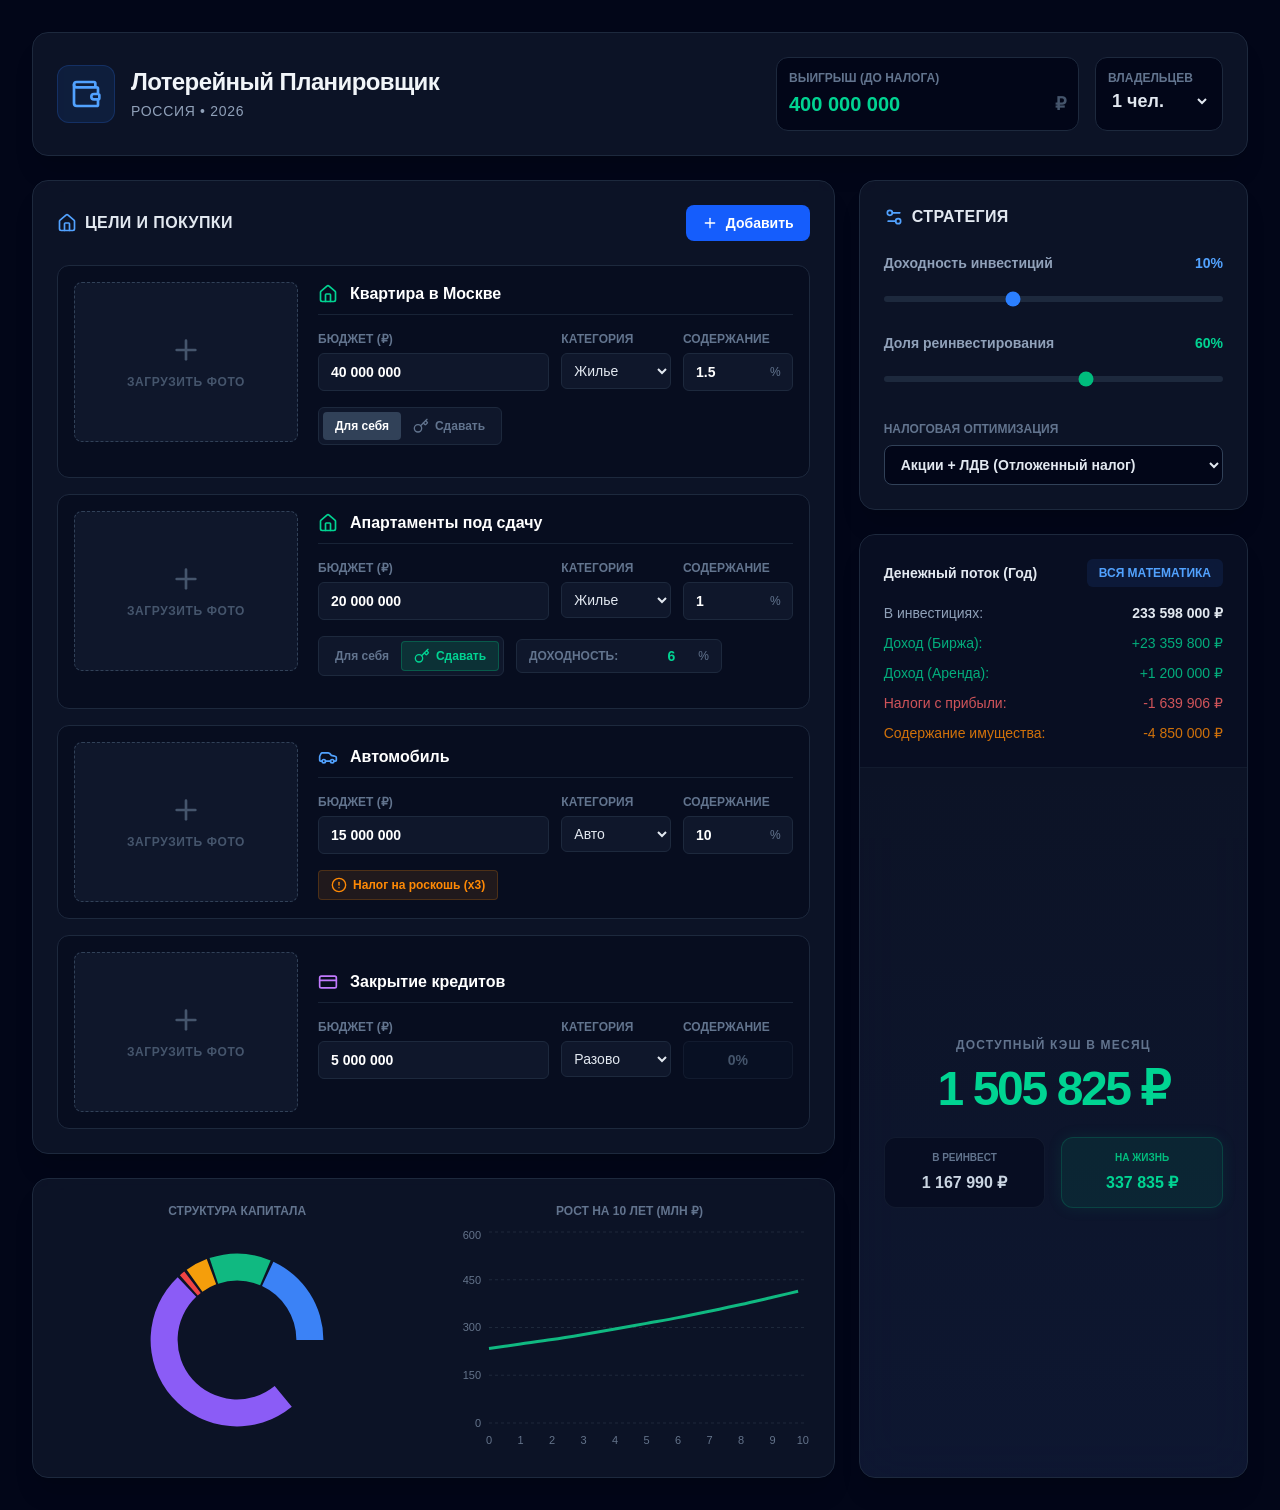
<file: lottery/index.html>
<!doctype html>
<html lang="en">
  <head>
    <meta charset="UTF-8" />
    <link rel="icon" type="image/svg+xml" href="./favicon.svg" />
    <meta name="viewport" content="width=device-width, initial-scale=1.0" />
    <title>lottery</title>
    <script type="module" crossorigin src="./assets/index-c-PFfuw1.js"></script>
    <link rel="stylesheet" crossorigin href="./assets/index-CnKZNiIm.css">
  </head>
  <body>
    <div id="root"></div>
  </body>
</html>
</file>
<file: lottery/assets/index-CnKZNiIm.css>
/*! tailwindcss v4.3.3 | MIT License | https://tailwindcss.com */
@layer properties{@supports (((-webkit-hyphens:none)) and (not (margin-trim:inline))) or ((-moz-orient:inline) and (not (color:rgb(from red r g b)))){*,:before,:after,::backdrop{--tw-translate-x:0;--tw-translate-y:0;--tw-translate-z:0;--tw-rotate-x:initial;--tw-rotate-y:initial;--tw-rotate-z:initial;--tw-skew-x:initial;--tw-skew-y:initial;--tw-space-y-reverse:0;--tw-border-style:solid;--tw-gradient-position:initial;--tw-gradient-from:#0000;--tw-gradient-via:#0000;--tw-gradient-to:#0000;--tw-gradient-stops:initial;--tw-gradient-via-stops:initial;--tw-gradient-from-position:0%;--tw-gradient-via-position:50%;--tw-gradient-to-position:100%;--tw-leading:initial;--tw-font-weight:initial;--tw-tracking:initial;--tw-shadow:0 0 #0000;--tw-shadow-color:initial;--tw-shadow-alpha:100%;--tw-inset-shadow:0 0 #0000;--tw-inset-shadow-color:initial;--tw-inset-shadow-alpha:100%;--tw-ring-color:initial;--tw-ring-shadow:0 0 #0000;--tw-inset-ring-color:initial;--tw-inset-ring-shadow:0 0 #0000;--tw-ring-inset:initial;--tw-ring-offset-width:0px;--tw-ring-offset-color:#fff;--tw-ring-offset-shadow:0 0 #0000;--tw-blur:initial;--tw-brightness:initial;--tw-contrast:initial;--tw-grayscale:initial;--tw-hue-rotate:initial;--tw-invert:initial;--tw-opacity:initial;--tw-saturate:initial;--tw-sepia:initial;--tw-drop-shadow:initial;--tw-drop-shadow-color:initial;--tw-drop-shadow-alpha:100%;--tw-drop-shadow-size:initial;--tw-backdrop-blur:initial;--tw-backdrop-brightness:initial;--tw-backdrop-contrast:initial;--tw-backdrop-grayscale:initial;--tw-backdrop-hue-rotate:initial;--tw-backdrop-invert:initial;--tw-backdrop-opacity:initial;--tw-backdrop-saturate:initial;--tw-backdrop-sepia:initial}}}@layer theme{:root,:host{--font-sans:-apple-system, BlinkMacSystemFont, "Segoe UI", Roboto, "Helvetica Neue", "Noto Sans", Arial, sans-serif, "Apple Color Emoji", "Segoe UI Emoji", "Segoe UI Symbol", "Noto Color Emoji";--font-mono:ui-monospace, SFMono-Regular, Menlo, Monaco, Consolas, "Liberation Mono", "Courier New", monospace;--color-red-400:oklch(70.4% .191 22.216);--color-orange-400:oklch(75% .183 55.934);--color-emerald-400:oklch(76.5% .177 163.223);--color-emerald-500:oklch(69.6% .17 162.48);--color-emerald-600:oklch(59.6% .145 163.225);--color-blue-400:oklch(70.7% .165 254.624);--color-blue-500:oklch(62.3% .214 259.815);--color-blue-600:oklch(54.6% .245 262.881);--color-blue-900:oklch(37.9% .146 265.522);--color-purple-400:oklch(71.4% .203 305.504);--color-slate-100:oklch(96.8% .007 247.896);--color-slate-200:oklch(92.9% .013 255.508);--color-slate-300:oklch(86.9% .022 252.894);--color-slate-400:oklch(70.4% .04 256.788);--color-slate-500:oklch(55.4% .046 257.417);--color-slate-600:oklch(44.6% .043 257.281);--color-slate-700:oklch(37.2% .044 257.287);--color-slate-800:oklch(27.9% .041 260.031);--color-slate-900:oklch(20.8% .042 265.755);--color-slate-950:oklch(12.9% .042 264.695);--color-white:#fff;--spacing:.25rem;--container-7xl:80rem;--text-xs:.75rem;--text-xs--line-height:calc(1 / .75);--text-sm:.875rem;--text-sm--line-height:calc(1.25 / .875);--text-base:1rem;--text-base--line-height:calc(1.5 / 1);--text-lg:1.125rem;--text-lg--line-height:calc(1.75 / 1.125);--text-xl:1.25rem;--text-xl--line-height:calc(1.75 / 1.25);--text-2xl:1.5rem;--text-2xl--line-height:calc(2 / 1.5);--text-4xl:2.25rem;--text-4xl--line-height:calc(2.5 / 2.25);--text-5xl:3rem;--text-5xl--line-height:1;--font-weight-medium:500;--font-weight-bold:700;--font-weight-black:900;--tracking-tighter:-.05em;--tracking-tight:-.025em;--tracking-wide:.025em;--tracking-wider:.05em;--tracking-widest:.1em;--leading-tight:1.25;--radius-md:.375rem;--radius-lg:.5rem;--radius-xl:.75rem;--radius-2xl:1rem;--blur-sm:8px;--blur-xl:24px;--default-transition-duration:.15s;--default-transition-timing-function:cubic-bezier(.4, 0, .2, 1);--default-font-family:var(--font-sans);--default-mono-font-family:var(--font-mono)}}@layer base{*,:after,:before,::backdrop{box-sizing:border-box;border:0 solid;margin:0;padding:0}::file-selector-button{box-sizing:border-box;border:0 solid;margin:0;padding:0}html,:host{-webkit-text-size-adjust:100%;tab-size:4;line-height:1.5;font-family:var(--default-font-family,-apple-system, BlinkMacSystemFont, "Segoe UI", Roboto, "Helvetica Neue", "Noto Sans", Arial, sans-serif, "Apple Color Emoji", "Segoe UI Emoji", "Segoe UI Symbol", "Noto Color Emoji");font-feature-settings:var(--default-font-feature-settings,normal);font-variation-settings:var(--default-font-variation-settings,normal);-webkit-tap-highlight-color:transparent}hr{height:0;color:inherit;border-top-width:1px}abbr:where([title]){-webkit-text-decoration:underline dotted;text-decoration:underline dotted}h1,h2,h3,h4,h5,h6{font-size:inherit;font-weight:inherit}a{color:inherit;-webkit-text-decoration:inherit;-webkit-text-decoration:inherit;-webkit-text-decoration:inherit;-webkit-text-decoration:inherit;text-decoration:inherit}b,strong{font-weight:bolder}code,kbd,samp,pre{font-family:var(--default-mono-font-family,ui-monospace, SFMono-Regular, Menlo, Monaco, Consolas, "Liberation Mono", "Courier New", monospace);font-feature-settings:var(--default-mono-font-feature-settings,normal);font-variation-settings:var(--default-mono-font-variation-settings,normal);font-size:1em}small{font-size:80%}sub,sup{vertical-align:baseline;font-size:75%;line-height:0;position:relative}sub{bottom:-.25em}sup{top:-.5em}table{text-indent:0;border-color:inherit;border-collapse:collapse}:-moz-focusring:where(:not(iframe)){outline:auto}progress{vertical-align:baseline}summary{display:list-item}ol,ul,menu{list-style:none}img,svg,video,canvas,audio,iframe,embed,object{vertical-align:middle;display:block}img,video{max-width:100%;height:auto}button,input,select,optgroup,textarea{font:inherit;font-feature-settings:inherit;font-variation-settings:inherit;letter-spacing:inherit;color:inherit;opacity:1;background-color:#0000;border-radius:0}::file-selector-button{font:inherit;font-feature-settings:inherit;font-variation-settings:inherit;letter-spacing:inherit;color:inherit;opacity:1;background-color:#0000;border-radius:0}:where(select:is([multiple],[size])) optgroup{font-weight:bolder}:where(select:is([multiple],[size])) optgroup option{padding-inline-start:20px}::file-selector-button{margin-inline-end:4px}::placeholder{opacity:1}@supports (not ((-webkit-appearance:-apple-pay-button))) or (contain-intrinsic-size:1px){::placeholder{color:currentColor}@supports (color:color-mix(in lab, red, red)){::placeholder{color:color-mix(in oklab, currentcolor 50%, transparent)}}}textarea{resize:vertical}::-webkit-search-decoration{-webkit-appearance:none}::-webkit-date-and-time-value{min-height:1lh;text-align:inherit}::-webkit-datetime-edit{display:inline-flex}::-webkit-datetime-edit-fields-wrapper{padding:0}::-webkit-datetime-edit{padding-block:0}::-webkit-datetime-edit-year-field{padding-block:0}::-webkit-datetime-edit-month-field{padding-block:0}::-webkit-datetime-edit-day-field{padding-block:0}::-webkit-datetime-edit-hour-field{padding-block:0}::-webkit-datetime-edit-minute-field{padding-block:0}::-webkit-datetime-edit-second-field{padding-block:0}::-webkit-datetime-edit-millisecond-field{padding-block:0}::-webkit-datetime-edit-meridiem-field{padding-block:0}::-webkit-calendar-picker-indicator{line-height:1}:-moz-ui-invalid{box-shadow:none}button,input:where([type=button],[type=reset],[type=submit]){appearance:button}::file-selector-button{appearance:button}::-webkit-inner-spin-button{height:auto}::-webkit-outer-spin-button{height:auto}[hidden]:where(:not([hidden=until-found])){display:none!important}}@layer components;@layer utilities{.pointer-events-none{pointer-events:none}.absolute{position:absolute}.relative{position:relative}.inset-0{inset:0}.top-1\/2{top:50%}.top-3{top:calc(var(--spacing) * 3)}.right-3{right:calc(var(--spacing) * 3)}.z-10{z-index:10}.mx-auto{margin-inline:auto}.mt-0\.5{margin-top:calc(var(--spacing) * .5)}.mt-1{margin-top:var(--spacing)}.mt-2{margin-top:calc(var(--spacing) * 2)}.mt-5{margin-top:calc(var(--spacing) * 5)}.mb-1{margin-bottom:var(--spacing)}.mb-1\.5{margin-bottom:calc(var(--spacing) * 1.5)}.mb-2{margin-bottom:calc(var(--spacing) * 2)}.mb-3{margin-bottom:calc(var(--spacing) * 3)}.mb-4{margin-bottom:calc(var(--spacing) * 4)}.mb-6{margin-bottom:calc(var(--spacing) * 6)}.ml-1{margin-left:var(--spacing)}.block{display:block}.flex{display:flex}.grid{display:grid}.hidden{display:none}.h-1\.5{height:calc(var(--spacing) * 1.5)}.h-4{height:calc(var(--spacing) * 4)}.h-5{height:calc(var(--spacing) * 5)}.h-8{height:calc(var(--spacing) * 8)}.h-40{height:calc(var(--spacing) * 40)}.h-\[300px\]{height:300px}.h-full{height:100%}.max-h-60{max-height:calc(var(--spacing) * 60)}.min-h-0{min-height:0}.min-h-\[180px\]{min-height:180px}.min-h-screen{min-height:100vh}.w-4{width:calc(var(--spacing) * 4)}.w-5{width:calc(var(--spacing) * 5)}.w-8{width:calc(var(--spacing) * 8)}.w-16{width:calc(var(--spacing) * 16)}.w-32{width:calc(var(--spacing) * 32)}.w-full{width:100%}.max-w-7xl{max-width:var(--container-7xl)}.flex-1{flex:1}.shrink-0{flex-shrink:0}.-translate-y-1\/2{--tw-translate-y:calc(calc(1 / 2 * 100%) * -1);translate:var(--tw-translate-x) var(--tw-translate-y)}.transform{transform:var(--tw-rotate-x,) var(--tw-rotate-y,) var(--tw-rotate-z,) var(--tw-skew-x,) var(--tw-skew-y,)}.cursor-pointer{cursor:pointer}.appearance-none{appearance:none}.grid-cols-1{grid-template-columns:repeat(1,minmax(0,1fr))}.grid-cols-2{grid-template-columns:repeat(2,minmax(0,1fr))}.flex-col{flex-direction:column}.flex-wrap{flex-wrap:wrap}.items-center{align-items:center}.justify-between{justify-content:space-between}.justify-center{justify-content:center}.gap-1\.5{gap:calc(var(--spacing) * 1.5)}.gap-2{gap:calc(var(--spacing) * 2)}.gap-3{gap:calc(var(--spacing) * 3)}.gap-4{gap:calc(var(--spacing) * 4)}.gap-5{gap:calc(var(--spacing) * 5)}.gap-6{gap:calc(var(--spacing) * 6)}.gap-8{gap:calc(var(--spacing) * 8)}:where(.space-y-2\.5>:not(:last-child)){--tw-space-y-reverse:0;margin-block-start:calc(calc(var(--spacing) * 2.5) * var(--tw-space-y-reverse));margin-block-end:calc(calc(var(--spacing) * 2.5) * calc(1 - var(--tw-space-y-reverse)))}:where(.space-y-4>:not(:last-child)){--tw-space-y-reverse:0;margin-block-start:calc(calc(var(--spacing) * 4) * var(--tw-space-y-reverse));margin-block-end:calc(calc(var(--spacing) * 4) * calc(1 - var(--tw-space-y-reverse)))}:where(.space-y-6>:not(:last-child)){--tw-space-y-reverse:0;margin-block-start:calc(calc(var(--spacing) * 6) * var(--tw-space-y-reverse));margin-block-end:calc(calc(var(--spacing) * 6) * calc(1 - var(--tw-space-y-reverse)))}.overflow-auto{overflow:auto}.overflow-hidden{overflow:hidden}.rounded{border-radius:.25rem}.rounded-2xl{border-radius:var(--radius-2xl)}.rounded-full{border-radius:2147483647px}.rounded-lg{border-radius:var(--radius-lg)}.rounded-md{border-radius:var(--radius-md)}.rounded-xl{border-radius:var(--radius-xl)}.border{border-style:var(--tw-border-style);border-width:1px}.border-t{border-top-style:var(--tw-border-style);border-top-width:1px}.border-b{border-bottom-style:var(--tw-border-style);border-bottom-width:1px}.border-l-2{border-left-style:var(--tw-border-style);border-left-width:2px}.border-dashed{--tw-border-style:dashed;border-style:dashed}.border-blue-500\/20{border-color:#3080ff33}@supports (color:color-mix(in lab, red, red)){.border-blue-500\/20{border-color:color-mix(in oklab, var(--color-blue-500) 20%, transparent)}}.border-emerald-500\/20{border-color:#00bb7f33}@supports (color:color-mix(in lab, red, red)){.border-emerald-500\/20{border-color:color-mix(in oklab, var(--color-emerald-500) 20%, transparent)}}.border-emerald-500\/30{border-color:#00bb7f4d}@supports (color:color-mix(in lab, red, red)){.border-emerald-500\/30{border-color:color-mix(in oklab, var(--color-emerald-500) 30%, transparent)}}.border-orange-400\/20{border-color:#ff8b1a33}@supports (color:color-mix(in lab, red, red)){.border-orange-400\/20{border-color:color-mix(in oklab, var(--color-orange-400) 20%, transparent)}}.border-slate-700{border-color:var(--color-slate-700)}.border-slate-800{border-color:var(--color-slate-800)}.border-slate-800\/50{border-color:#1d293d80}@supports (color:color-mix(in lab, red, red)){.border-slate-800\/50{border-color:color-mix(in oklab, var(--color-slate-800) 50%, transparent)}}.border-slate-800\/80{border-color:#1d293dcc}@supports (color:color-mix(in lab, red, red)){.border-slate-800\/80{border-color:color-mix(in oklab, var(--color-slate-800) 80%, transparent)}}.bg-blue-500\/10{background-color:#3080ff1a}@supports (color:color-mix(in lab, red, red)){.bg-blue-500\/10{background-color:color-mix(in oklab, var(--color-blue-500) 10%, transparent)}}.bg-blue-600{background-color:var(--color-blue-600)}.bg-emerald-500\/10{background-color:#00bb7f1a}@supports (color:color-mix(in lab, red, red)){.bg-emerald-500\/10{background-color:color-mix(in oklab, var(--color-emerald-500) 10%, transparent)}}.bg-emerald-600\/20{background-color:#00976733}@supports (color:color-mix(in lab, red, red)){.bg-emerald-600\/20{background-color:color-mix(in oklab, var(--color-emerald-600) 20%, transparent)}}.bg-orange-400\/10{background-color:#ff8b1a1a}@supports (color:color-mix(in lab, red, red)){.bg-orange-400\/10{background-color:color-mix(in oklab, var(--color-orange-400) 10%, transparent)}}.bg-slate-700{background-color:var(--color-slate-700)}.bg-slate-800{background-color:var(--color-slate-800)}.bg-slate-900{background-color:var(--color-slate-900)}.bg-slate-900\/30{background-color:#0f172b4d}@supports (color:color-mix(in lab, red, red)){.bg-slate-900\/30{background-color:color-mix(in oklab, var(--color-slate-900) 30%, transparent)}}.bg-slate-900\/50{background-color:#0f172b80}@supports (color:color-mix(in lab, red, red)){.bg-slate-900\/50{background-color:color-mix(in oklab, var(--color-slate-900) 50%, transparent)}}.bg-slate-900\/60{background-color:#0f172b99}@supports (color:color-mix(in lab, red, red)){.bg-slate-900\/60{background-color:color-mix(in oklab, var(--color-slate-900) 60%, transparent)}}.bg-slate-900\/80{background-color:#0f172bcc}@supports (color:color-mix(in lab, red, red)){.bg-slate-900\/80{background-color:color-mix(in oklab, var(--color-slate-900) 80%, transparent)}}.bg-slate-950{background-color:var(--color-slate-950)}.bg-slate-950\/30{background-color:#0206184d}@supports (color:color-mix(in lab, red, red)){.bg-slate-950\/30{background-color:color-mix(in oklab, var(--color-slate-950) 30%, transparent)}}.bg-slate-950\/40{background-color:#02061866}@supports (color:color-mix(in lab, red, red)){.bg-slate-950\/40{background-color:color-mix(in oklab, var(--color-slate-950) 40%, transparent)}}.bg-slate-950\/50{background-color:#02061880}@supports (color:color-mix(in lab, red, red)){.bg-slate-950\/50{background-color:color-mix(in oklab, var(--color-slate-950) 50%, transparent)}}.bg-slate-950\/80{background-color:#020618cc}@supports (color:color-mix(in lab, red, red)){.bg-slate-950\/80{background-color:color-mix(in oklab, var(--color-slate-950) 80%, transparent)}}.bg-transparent{background-color:#0000}.bg-gradient-to-b{--tw-gradient-position:to bottom in oklab;background-image:linear-gradient(var(--tw-gradient-stops))}.from-transparent{--tw-gradient-from:transparent;--tw-gradient-stops:var(--tw-gradient-via-stops,var(--tw-gradient-position), var(--tw-gradient-from) var(--tw-gradient-from-position), var(--tw-gradient-to) var(--tw-gradient-to-position))}.to-blue-900\/10{--tw-gradient-to:#1c398e1a}@supports (color:color-mix(in lab, red, red)){.to-blue-900\/10{--tw-gradient-to:color-mix(in oklab, var(--color-blue-900) 10%, transparent)}}.to-blue-900\/10{--tw-gradient-stops:var(--tw-gradient-via-stops,var(--tw-gradient-position), var(--tw-gradient-from) var(--tw-gradient-from-position), var(--tw-gradient-to) var(--tw-gradient-to-position))}.object-cover{object-fit:cover}.p-1{padding:var(--spacing)}.p-1\.5{padding:calc(var(--spacing) * 1.5)}.p-3{padding:calc(var(--spacing) * 3)}.p-4{padding:calc(var(--spacing) * 4)}.p-6{padding:calc(var(--spacing) * 6)}.px-2{padding-inline:calc(var(--spacing) * 2)}.px-3{padding-inline:calc(var(--spacing) * 3)}.px-4{padding-inline:calc(var(--spacing) * 4)}.py-0\.5{padding-block:calc(var(--spacing) * .5)}.py-1\.5{padding-block:calc(var(--spacing) * 1.5)}.py-2{padding-block:calc(var(--spacing) * 2)}.py-2\.5{padding-block:calc(var(--spacing) * 2.5)}.pt-2{padding-top:calc(var(--spacing) * 2)}.pt-3{padding-top:calc(var(--spacing) * 3)}.pr-3{padding-right:calc(var(--spacing) * 3)}.pr-6{padding-right:calc(var(--spacing) * 6)}.pr-8{padding-right:calc(var(--spacing) * 8)}.pb-2{padding-bottom:calc(var(--spacing) * 2)}.pl-3{padding-left:calc(var(--spacing) * 3)}.text-center{text-align:center}.text-right{text-align:right}.font-sans{font-family:var(--font-sans)}.text-2xl{font-size:var(--text-2xl);line-height:var(--tw-leading,var(--text-2xl--line-height))}.text-4xl{font-size:var(--text-4xl);line-height:var(--tw-leading,var(--text-4xl--line-height))}.text-base{font-size:var(--text-base);line-height:var(--tw-leading,var(--text-base--line-height))}.text-lg{font-size:var(--text-lg);line-height:var(--tw-leading,var(--text-lg--line-height))}.text-sm{font-size:var(--text-sm);line-height:var(--tw-leading,var(--text-sm--line-height))}.text-xl{font-size:var(--text-xl);line-height:var(--tw-leading,var(--text-xl--line-height))}.text-xs{font-size:var(--text-xs);line-height:var(--tw-leading,var(--text-xs--line-height))}.text-\[10px\]{font-size:10px}.leading-tight{--tw-leading:var(--leading-tight);line-height:var(--leading-tight)}.font-black{--tw-font-weight:var(--font-weight-black);font-weight:var(--font-weight-black)}.font-bold{--tw-font-weight:var(--font-weight-bold);font-weight:var(--font-weight-bold)}.font-medium{--tw-font-weight:var(--font-weight-medium);font-weight:var(--font-weight-medium)}.tracking-tight{--tw-tracking:var(--tracking-tight);letter-spacing:var(--tracking-tight)}.tracking-tighter{--tw-tracking:var(--tracking-tighter);letter-spacing:var(--tracking-tighter)}.tracking-wide{--tw-tracking:var(--tracking-wide);letter-spacing:var(--tracking-wide)}.tracking-wider{--tw-tracking:var(--tracking-wider);letter-spacing:var(--tracking-wider)}.tracking-widest{--tw-tracking:var(--tracking-widest);letter-spacing:var(--tracking-widest)}.text-blue-400{color:var(--color-blue-400)}.text-emerald-400{color:var(--color-emerald-400)}.text-emerald-400\/80{color:#00d294cc}@supports (color:color-mix(in lab, red, red)){.text-emerald-400\/80{color:color-mix(in oklab, var(--color-emerald-400) 80%, transparent)}}.text-emerald-500{color:var(--color-emerald-500)}.text-orange-400{color:var(--color-orange-400)}.text-orange-400\/80{color:#ff8b1acc}@supports (color:color-mix(in lab, red, red)){.text-orange-400\/80{color:color-mix(in oklab, var(--color-orange-400) 80%, transparent)}}.text-purple-400{color:var(--color-purple-400)}.text-red-400{color:var(--color-red-400)}.text-red-400\/80{color:#ff6568cc}@supports (color:color-mix(in lab, red, red)){.text-red-400\/80{color:color-mix(in oklab, var(--color-red-400) 80%, transparent)}}.text-slate-100{color:var(--color-slate-100)}.text-slate-200{color:var(--color-slate-200)}.text-slate-300{color:var(--color-slate-300)}.text-slate-400{color:var(--color-slate-400)}.text-slate-500{color:var(--color-slate-500)}.text-slate-600{color:var(--color-slate-600)}.text-white{color:var(--color-white)}.uppercase{text-transform:uppercase}.italic{font-style:italic}.placeholder-slate-600::placeholder{color:var(--color-slate-600)}.placeholder-slate-700::placeholder{color:var(--color-slate-700)}.accent-blue-500{accent-color:var(--color-blue-500)}.accent-emerald-500{accent-color:var(--color-emerald-500)}.opacity-0{opacity:0}.shadow-\[0_0_15px_rgba\(16\,185\,129\,0\.1\)\]{--tw-shadow:0 0 15px var(--tw-shadow-color,#10b9811a);box-shadow:var(--tw-inset-shadow), var(--tw-inset-ring-shadow), var(--tw-ring-offset-shadow), var(--tw-ring-shadow), var(--tw-shadow)}.shadow-xl{--tw-shadow:0 20px 25px -5px var(--tw-shadow-color,#0000001a), 0 8px 10px -6px var(--tw-shadow-color,#0000001a);box-shadow:var(--tw-inset-shadow), var(--tw-inset-ring-shadow), var(--tw-ring-offset-shadow), var(--tw-ring-shadow), var(--tw-shadow)}.filter{filter:var(--tw-blur,) var(--tw-brightness,) var(--tw-contrast,) var(--tw-grayscale,) var(--tw-hue-rotate,) var(--tw-invert,) var(--tw-saturate,) var(--tw-sepia,) var(--tw-drop-shadow,)}.backdrop-blur-sm{--tw-backdrop-blur:blur(var(--blur-sm));-webkit-backdrop-filter:var(--tw-backdrop-blur,) var(--tw-backdrop-brightness,) var(--tw-backdrop-contrast,) var(--tw-backdrop-grayscale,) var(--tw-backdrop-hue-rotate,) var(--tw-backdrop-invert,) var(--tw-backdrop-opacity,) var(--tw-backdrop-saturate,) var(--tw-backdrop-sepia,);backdrop-filter:var(--tw-backdrop-blur,) var(--tw-backdrop-brightness,) var(--tw-backdrop-contrast,) var(--tw-backdrop-grayscale,) var(--tw-backdrop-hue-rotate,) var(--tw-backdrop-invert,) var(--tw-backdrop-opacity,) var(--tw-backdrop-saturate,) var(--tw-backdrop-sepia,)}.backdrop-blur-xl{--tw-backdrop-blur:blur(var(--blur-xl));-webkit-backdrop-filter:var(--tw-backdrop-blur,) var(--tw-backdrop-brightness,) var(--tw-backdrop-contrast,) var(--tw-backdrop-grayscale,) var(--tw-backdrop-hue-rotate,) var(--tw-backdrop-invert,) var(--tw-backdrop-opacity,) var(--tw-backdrop-saturate,) var(--tw-backdrop-sepia,);backdrop-filter:var(--tw-backdrop-blur,) var(--tw-backdrop-brightness,) var(--tw-backdrop-contrast,) var(--tw-backdrop-grayscale,) var(--tw-backdrop-hue-rotate,) var(--tw-backdrop-invert,) var(--tw-backdrop-opacity,) var(--tw-backdrop-saturate,) var(--tw-backdrop-sepia,)}.transition-all{transition-property:all;transition-timing-function:var(--tw-ease,var(--default-transition-timing-function));transition-duration:var(--tw-duration,var(--default-transition-duration))}.transition-colors{transition-property:color,background-color,border-color,outline-color,text-decoration-color,fill,stroke,--tw-gradient-from,--tw-gradient-via,--tw-gradient-to;transition-timing-function:var(--tw-ease,var(--default-transition-timing-function));transition-duration:var(--tw-duration,var(--default-transition-duration))}.outline-none{--tw-outline-style:none;outline-style:none}@media (hover:hover){.group-hover\:opacity-100:is(:where(.group):hover *){opacity:1}.group-hover\/img\:text-blue-400:is(:where(.group\/img):hover *){color:var(--color-blue-400)}.group-hover\/img\:opacity-100:is(:where(.group\/img):hover *){opacity:1}}.selection\:bg-blue-500\/30 ::selection{background-color:#3080ff4d}@supports (color:color-mix(in lab, red, red)){.selection\:bg-blue-500\/30 ::selection{background-color:color-mix(in oklab, var(--color-blue-500) 30%, transparent)}}.selection\:bg-blue-500\/30::selection{background-color:#3080ff4d}@supports (color:color-mix(in lab, red, red)){.selection\:bg-blue-500\/30::selection{background-color:color-mix(in oklab, var(--color-blue-500) 30%, transparent)}}.last\:border-0:last-child{border-style:var(--tw-border-style);border-width:0}.focus-within\:border-blue-500\/50:focus-within{border-color:#3080ff80}@supports (color:color-mix(in lab, red, red)){.focus-within\:border-blue-500\/50:focus-within{border-color:color-mix(in oklab, var(--color-blue-500) 50%, transparent)}}@media (hover:hover){.hover\:border-blue-500\/50:hover{border-color:#3080ff80}@supports (color:color-mix(in lab, red, red)){.hover\:border-blue-500\/50:hover{border-color:color-mix(in oklab, var(--color-blue-500) 50%, transparent)}}.hover\:border-slate-700:hover{border-color:var(--color-slate-700)}.hover\:bg-blue-500:hover{background-color:var(--color-blue-500)}.hover\:bg-blue-500\/20:hover{background-color:#3080ff33}@supports (color:color-mix(in lab, red, red)){.hover\:bg-blue-500\/20:hover{background-color:color-mix(in oklab, var(--color-blue-500) 20%, transparent)}}.hover\:bg-slate-800:hover{background-color:var(--color-slate-800)}.hover\:text-red-400:hover{color:var(--color-red-400)}.hover\:text-white:hover{color:var(--color-white)}}.focus\:border-blue-500\/50:focus{border-color:#3080ff80}@supports (color:color-mix(in lab, red, red)){.focus\:border-blue-500\/50:focus{border-color:color-mix(in oklab, var(--color-blue-500) 50%, transparent)}}@media (width>=40rem){.sm\:col-span-2{grid-column:span 2/span 2}.sm\:grid-cols-2{grid-template-columns:repeat(2,minmax(0,1fr))}.sm\:p-6{padding:calc(var(--spacing) * 6)}.sm\:text-5xl{font-size:var(--text-5xl);line-height:var(--tw-leading,var(--text-5xl--line-height))}}@media (width>=48rem){.md\:w-auto{width:auto}.md\:grid-cols-2{grid-template-columns:repeat(2,minmax(0,1fr))}.md\:flex-row{flex-direction:row}}@media (width>=64rem){.lg\:col-span-5{grid-column:span 5/span 5}.lg\:col-span-7{grid-column:span 7/span 7}.lg\:grid-cols-12{grid-template-columns:repeat(12,minmax(0,1fr))}.lg\:p-8{padding:calc(var(--spacing) * 8)}}@media (width>=80rem){.xl\:col-span-4{grid-column:span 4/span 4}.xl\:col-span-8{grid-column:span 8/span 8}.xl\:w-56{width:calc(var(--spacing) * 56)}.xl\:grid-cols-4{grid-template-columns:repeat(4,minmax(0,1fr))}.xl\:flex-row{flex-direction:row}.xl\:opacity-0{opacity:0}}}@property --tw-translate-x{syntax:"*";inherits:false;initial-value:0}@property --tw-translate-y{syntax:"*";inherits:false;initial-value:0}@property --tw-translate-z{syntax:"*";inherits:false;initial-value:0}@property --tw-rotate-x{syntax:"*";inherits:false}@property --tw-rotate-y{syntax:"*";inherits:false}@property --tw-rotate-z{syntax:"*";inherits:false}@property --tw-skew-x{syntax:"*";inherits:false}@property --tw-skew-y{syntax:"*";inherits:false}@property --tw-space-y-reverse{syntax:"*";inherits:false;initial-value:0}@property --tw-border-style{syntax:"*";inherits:false;initial-value:solid}@property --tw-gradient-position{syntax:"*";inherits:false}@property --tw-gradient-from{syntax:"<color>";inherits:false;initial-value:#0000}@property --tw-gradient-via{syntax:"<color>";inherits:false;initial-value:#0000}@property --tw-gradient-to{syntax:"<color>";inherits:false;initial-value:#0000}@property --tw-gradient-stops{syntax:"*";inherits:false}@property --tw-gradient-via-stops{syntax:"*";inherits:false}@property --tw-gradient-from-position{syntax:"<length-percentage>";inherits:false;initial-value:0%}@property --tw-gradient-via-position{syntax:"<length-percentage>";inherits:false;initial-value:50%}@property --tw-gradient-to-position{syntax:"<length-percentage>";inherits:false;initial-value:100%}@property --tw-leading{syntax:"*";inherits:false}@property --tw-font-weight{syntax:"*";inherits:false}@property --tw-tracking{syntax:"*";inherits:false}@property --tw-shadow{syntax:"*";inherits:false;initial-value:0 0 #0000}@property --tw-shadow-color{syntax:"*";inherits:false}@property --tw-shadow-alpha{syntax:"<percentage>";inherits:false;initial-value:100%}@property --tw-inset-shadow{syntax:"*";inherits:false;initial-value:0 0 #0000}@property --tw-inset-shadow-color{syntax:"*";inherits:false}@property --tw-inset-shadow-alpha{syntax:"<percentage>";inherits:false;initial-value:100%}@property --tw-ring-color{syntax:"*";inherits:false}@property --tw-ring-shadow{syntax:"*";inherits:false;initial-value:0 0 #0000}@property --tw-inset-ring-color{syntax:"*";inherits:false}@property --tw-inset-ring-shadow{syntax:"*";inherits:false;initial-value:0 0 #0000}@property --tw-ring-inset{syntax:"*";inherits:false}@property --tw-ring-offset-width{syntax:"<length>";inherits:false;initial-value:0}@property --tw-ring-offset-color{syntax:"*";inherits:false;initial-value:#fff}@property --tw-ring-offset-shadow{syntax:"*";inherits:false;initial-value:0 0 #0000}@property --tw-blur{syntax:"*";inherits:false}@property --tw-brightness{syntax:"*";inherits:false}@property --tw-contrast{syntax:"*";inherits:false}@property --tw-grayscale{syntax:"*";inherits:false}@property --tw-hue-rotate{syntax:"*";inherits:false}@property --tw-invert{syntax:"*";inherits:false}@property --tw-opacity{syntax:"*";inherits:false}@property --tw-saturate{syntax:"*";inherits:false}@property --tw-sepia{syntax:"*";inherits:false}@property --tw-drop-shadow{syntax:"*";inherits:false}@property --tw-drop-shadow-color{syntax:"*";inherits:false}@property --tw-drop-shadow-alpha{syntax:"<percentage>";inherits:false;initial-value:100%}@property --tw-drop-shadow-size{syntax:"*";inherits:false}@property --tw-backdrop-blur{syntax:"*";inherits:false}@property --tw-backdrop-brightness{syntax:"*";inherits:false}@property --tw-backdrop-contrast{syntax:"*";inherits:false}@property --tw-backdrop-grayscale{syntax:"*";inherits:false}@property --tw-backdrop-hue-rotate{syntax:"*";inherits:false}@property --tw-backdrop-invert{syntax:"*";inherits:false}@property --tw-backdrop-opacity{syntax:"*";inherits:false}@property --tw-backdrop-saturate{syntax:"*";inherits:false}@property --tw-backdrop-sepia{syntax:"*";inherits:false}
</file>
